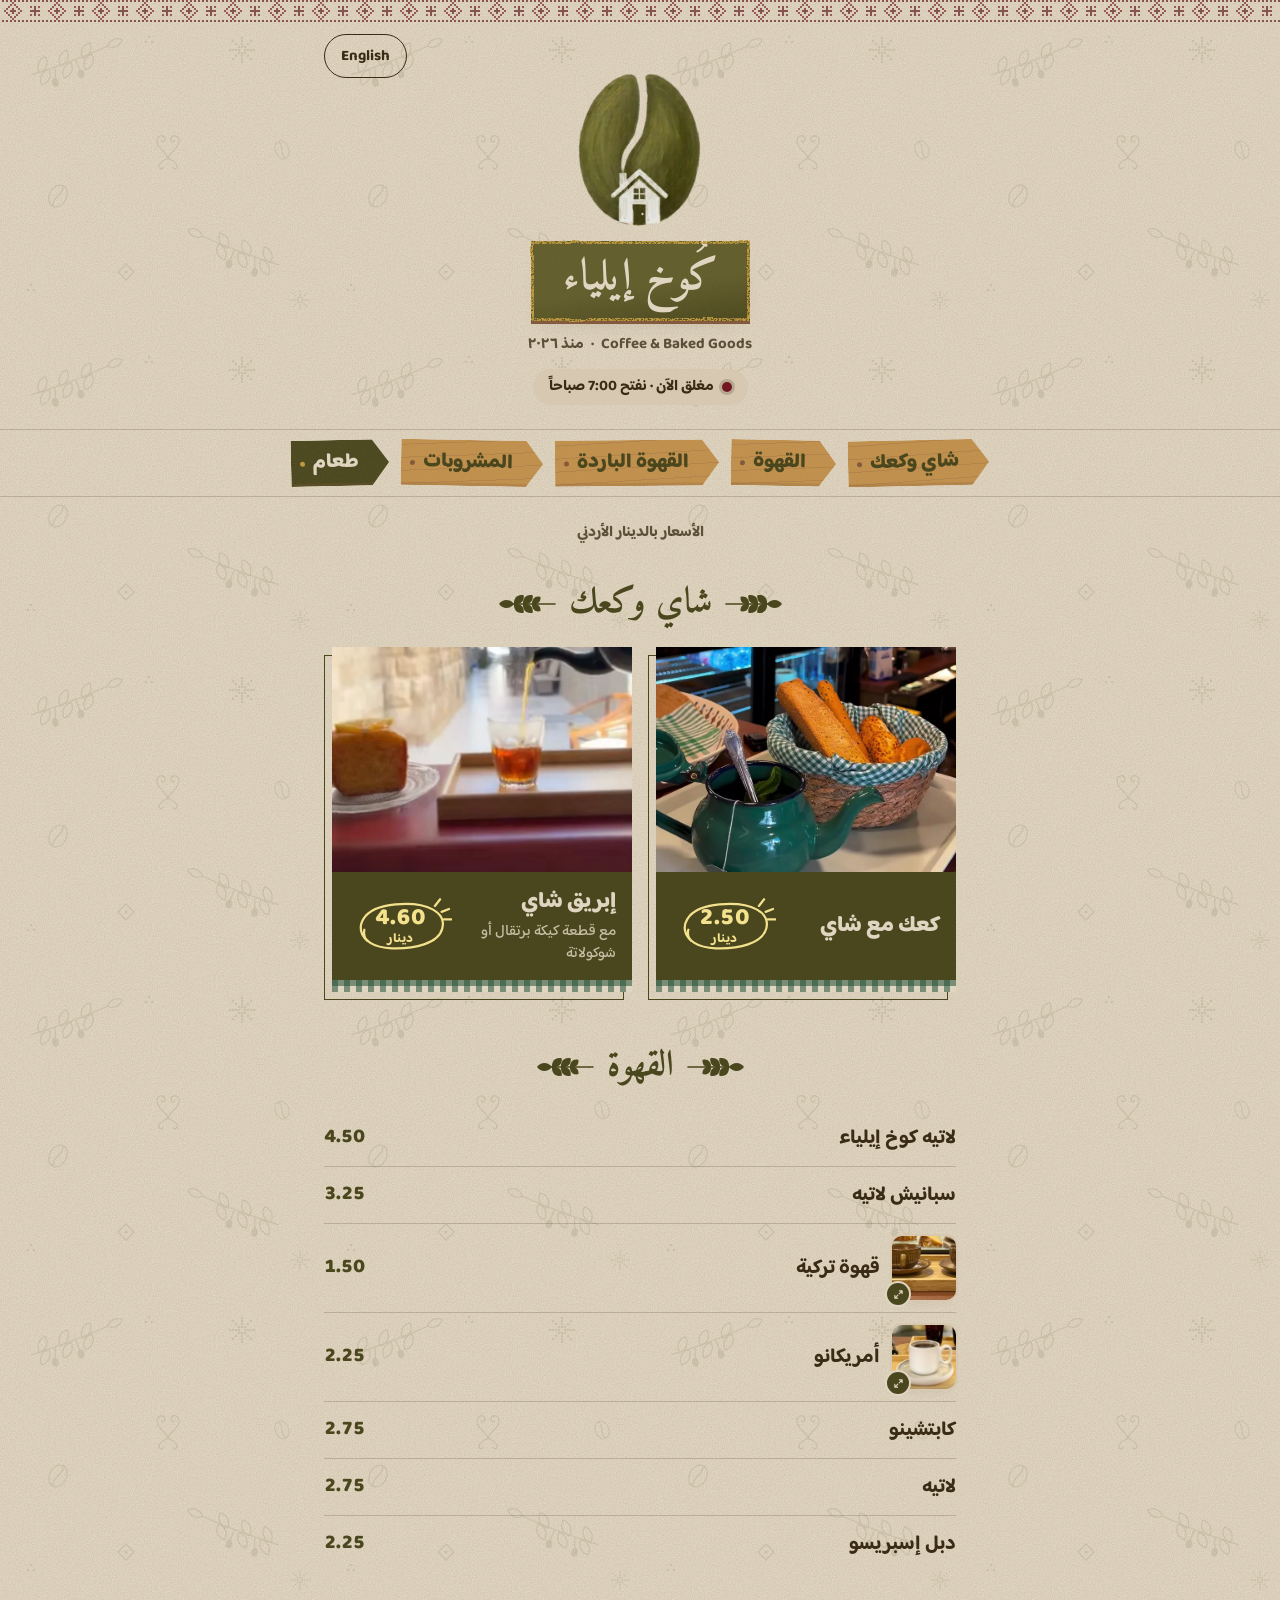
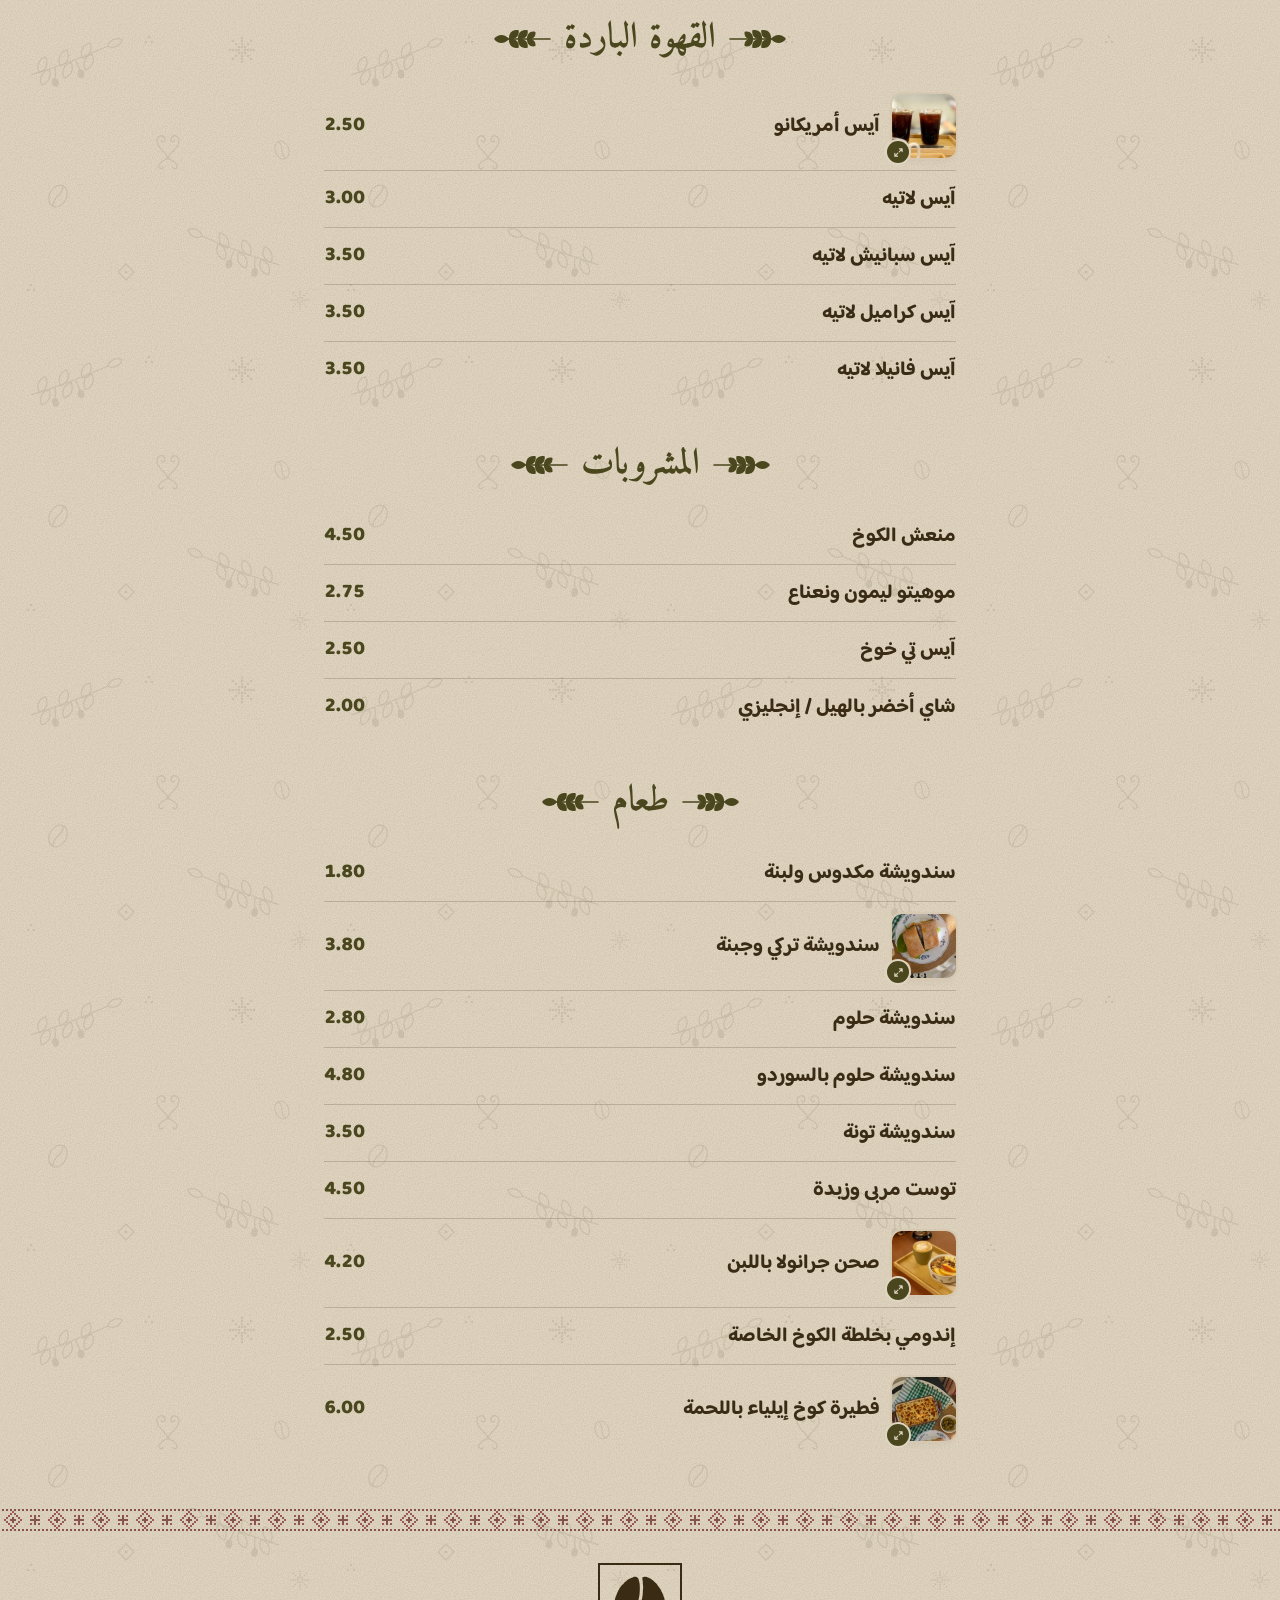
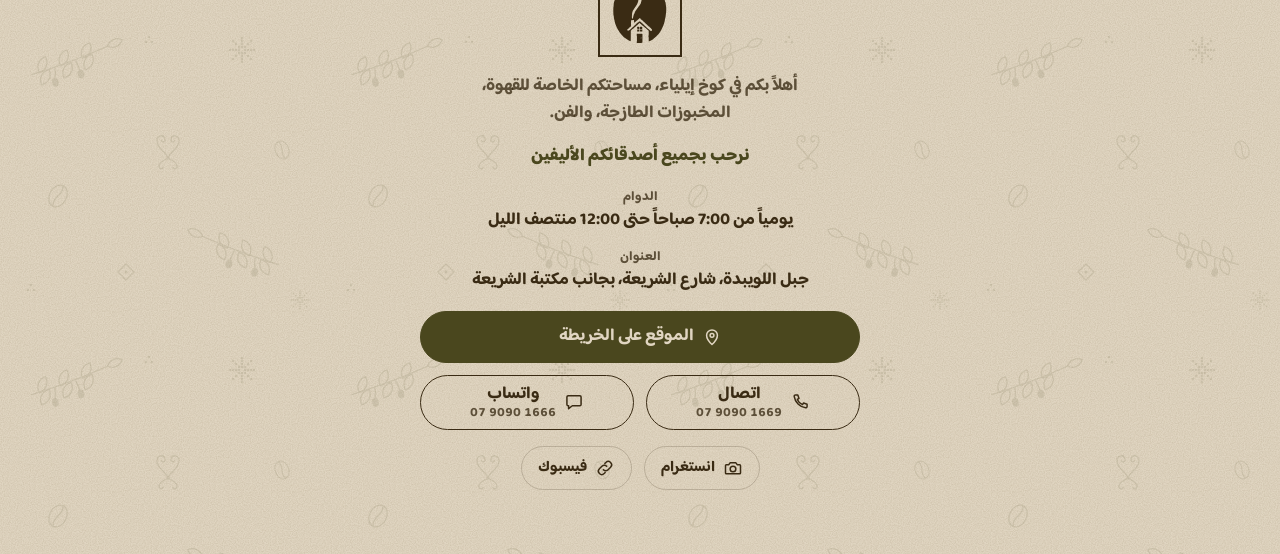
<file: index.html>
<!doctype html>
<html lang="ar" dir="rtl">
<head>
  <meta charset="utf-8">
  <meta name="viewport" content="width=device-width, initial-scale=1, viewport-fit=cover">
  <title>المنيو · كُوخ إيلياء</title>
  <meta name="description" content="منيو كوخ إيلياء: قهوة، قهوة باردة، مشروبات، طعام، وشاي وكعك. جبل اللويبدة، عمّان.">
  <meta name="theme-color" content="">
  <link rel="icon" type="image/png" href="assets/img/favicon.png">
  <link rel="stylesheet" href="css/tokens.css">
  <link rel="stylesheet" href="css/fonts.css">
  <link rel="stylesheet" href="css/menu.css">
</head>
<body>
  <!-- Inline sprite: symbols + filters. Inline (not an external file) so <use> works from file://. -->
  <svg class="sprite" aria-hidden="true" focusable="false" width="0" height="0">
    <defs>
      <!-- Olive sprig that flanks every section title (from their menu posts + leaf corners on the printed poster) -->
      <symbol id="sprig" viewBox="0 0 58 26">
        <path d="M14 13H56" fill="none" stroke="currentColor" stroke-width="1.6" stroke-linecap="round"/>
        <g fill="currentColor">
          <path transform="translate(15 13) rotate(180)" d="M0 0C4-5.2 11-5.6 15 0 11 5.6 4 5.2 0 0Z"/>
          <path transform="translate(15 13) rotate(-42)" d="M0 0C3.6-4.8 9.6-5.2 13 0 9.6 5.2 3.6 4.8 0 0Z"/>
          <path transform="translate(15 13) rotate(42)" d="M0 0C3.6-4.8 9.6-5.2 13 0 9.6 5.2 3.6 4.8 0 0Z"/>
          <path transform="translate(24 13) rotate(-42)" d="M0 0C3.6-4.8 9.6-5.2 13 0 9.6 5.2 3.6 4.8 0 0Z"/>
          <path transform="translate(24 13) rotate(42)" d="M0 0C3.6-4.8 9.6-5.2 13 0 9.6 5.2 3.6 4.8 0 0Z"/>
          <path transform="translate(33 13) rotate(-40) scale(.85)" d="M0 0C3.6-4.8 9.6-5.2 13 0 9.6 5.2 3.6 4.8 0 0Z"/>
          <path transform="translate(33 13) rotate(40) scale(.85)" d="M0 0C3.6-4.8 9.6-5.2 13 0 9.6 5.2 3.6 4.8 0 0Z"/>
        </g>
      </symbol>
      <!-- Hand-drawn price oval with three spark strokes (printed "إبريق شاي" poster) -->
      <symbol id="oval" viewBox="0 0 140 80">
        <path d="M26 60C7 43 18 15 64 11c44-4 68 11 63 32-5 21-38 28-68 27-24-1-41-10-37-25" fill="none" stroke="currentColor" stroke-width="3" stroke-linecap="round" stroke-linejoin="round"/>
        <path d="M117 13l7-9M126 21l10-4M129 31h10" fill="none" stroke="currentColor" stroke-width="3" stroke-linecap="round"/>
      </symbol>
      <!-- Their bean-and-hut mark, traced from the logo (as stamped on cups, flags and wraps) -->
      <symbol id="mark" viewBox="0 0 386 480">
        <path fill="currentColor" fill-rule="evenodd" d="M176.5 468.3C174.3 468.1 172.0 467.4 171.3 466.8C169.8 465.6 169.6 461.0 171.0 461.0C171.6 461.0 172.0 453.3 172.0 440.0C172.0 428.4 171.7 419.0 171.2 419.0C170.8 419.0 170.5 415.9 170.5 412.0L170.5 405.0L183.5 405.0C190.7 405.0 199.5 405.3 203.2 405.7L210.0 406.3L210.0 435.9C210.0 452.2 209.6 466.1 209.2 466.8C208.3 468.1 184.2 469.3 176.5 468.3ZM253.0 441.5C253.0 427.7 252.7 424.8 251.5 424.4C250.7 424.0 250.0 422.7 250.0 421.4C250.0 419.9 250.6 419.0 251.5 419.0C252.8 419.0 253.0 416.4 253.0 401.9L253.0 384.7L246.3 378.6C242.7 375.3 238.4 371.9 236.9 371.2C235.4 370.4 234.0 369.0 233.7 367.9C233.4 366.8 232.3 366.0 231.0 366.0C229.7 366.0 228.6 365.2 228.3 364.0C228.0 362.9 227.2 362.0 226.5 362.0C225.8 362.0 225.0 361.7 224.8 361.2C224.7 360.8 222.0 358.4 219.0 355.9C216.0 353.3 211.0 348.8 208.0 345.9C201.0 339.1 190.4 331.0 188.5 331.0C187.8 331.0 186.5 332.2 185.8 333.7C185.1 335.2 183.2 337.1 181.7 337.8C180.2 338.5 177.9 340.7 176.7 342.5C175.5 344.4 173.4 346.5 172.0 347.2C170.6 347.9 166.5 351.1 162.9 354.5C159.2 357.8 154.4 361.9 152.2 363.5C150.0 365.1 147.9 367.5 147.6 368.6C147.3 369.8 146.0 371.0 144.8 371.4C143.5 371.7 139.6 374.8 136.0 378.3L129.5 384.6L129.5 420.8C129.5 449.0 129.2 457.0 128.3 457.0C125.9 457.0 106.6 446.9 102.4 443.5C100.2 441.6 95.5 438.5 92.1 436.5C82.0 430.6 55.9 402.5 50.1 391.4C48.7 388.6 45.9 383.9 43.9 380.9C37.8 371.8 36.7 369.8 33.2 362.0C26.1 346.2 20.0 329.9 20.0 326.6C20.0 324.7 19.6 322.9 19.1 322.6C18.6 322.3 17.9 318.8 17.5 314.9C17.0 310.1 16.3 307.7 15.3 307.3C14.3 306.9 14.0 305.8 14.4 303.6C14.7 301.9 14.3 298.3 13.5 295.6C12.7 292.9 12.0 288.1 12.0 284.9C12.0 281.4 11.5 279.0 10.8 278.8C9.2 278.2 8.2 222.4 9.9 220.7C10.5 220.1 11.0 217.1 11.0 214.1C11.0 203.5 13.2 185.6 14.6 184.5C16.0 183.5 23.0 160.3 23.0 156.8C23.0 155.0 28.5 141.1 31.4 135.5C32.3 133.8 33.0 131.9 33.0 131.1C33.0 130.4 34.8 125.9 37.1 121.2C39.4 116.4 41.9 110.7 42.8 108.5C43.7 106.3 44.7 104.3 45.1 104.0C45.5 103.7 47.2 100.8 49.0 97.5C50.8 94.2 53.4 89.9 54.9 88.0C56.3 86.1 58.6 82.9 59.9 81.0C62.1 77.7 64.9 74.5 73.0 66.0C74.9 64.0 77.5 61.3 78.7 59.9C79.9 58.6 82.5 55.9 84.4 54.0C86.4 52.1 88.0 50.0 88.0 49.3C88.0 48.6 88.7 48.0 89.5 48.0C90.4 48.0 92.2 46.9 93.6 45.5C95.0 44.1 96.3 43.0 96.6 43.0C96.9 43.0 99.0 41.2 101.3 39.1C108.4 32.5 110.3 31.0 111.7 31.0C112.4 31.0 113.0 30.6 113.0 30.1C113.0 29.0 126.2 22.0 128.3 22.0C129.1 22.0 132.7 20.4 136.4 18.5C140.1 16.6 144.2 15.0 145.6 15.0C146.9 15.0 148.0 14.6 148.0 14.1C148.0 12.0 164.5 11.7 169.9 13.7C175.5 15.8 183.0 24.2 183.0 28.4C183.0 29.6 184.3 34.8 185.9 40.0C190.7 55.9 192.2 70.1 191.8 97.0C191.4 119.0 189.3 143.2 187.0 151.9C186.5 153.9 184.7 161.6 183.0 169.0C177.6 192.2 177.0 194.4 174.5 198.2C173.1 200.3 172.0 202.4 172.0 202.8C172.0 203.3 170.5 205.7 168.7 208.1C166.9 210.5 164.3 214.5 162.9 217.0C160.4 221.8 156.6 227.2 153.7 230.4C152.8 231.5 152.0 233.1 152.0 233.9C152.0 234.8 150.8 236.8 149.4 238.5C141.6 247.6 138.7 258.4 137.4 282.8C136.8 294.8 136.8 295.1 138.9 295.7C140.6 296.1 141.0 297.0 141.0 300.1C141.0 302.9 141.4 304.0 142.5 304.0C143.4 304.0 144.0 303.1 144.0 301.7C144.0 299.2 147.1 284.8 149.4 276.5C151.1 270.2 154.2 263.0 155.2 263.0C155.7 263.0 156.0 262.4 156.0 261.8C156.0 260.4 161.0 249.9 162.1 249.0C162.4 248.7 163.4 247.1 164.3 245.3C165.2 243.6 166.5 241.6 167.2 240.8C168.0 240.1 171.6 235.0 175.3 229.5C179.0 224.0 184.7 215.9 188.0 211.5C191.3 207.1 194.5 202.3 195.1 200.8C195.7 199.2 196.6 198.0 197.1 198.0C197.5 198.0 198.4 196.3 198.9 194.2C199.4 192.2 201.0 185.8 202.5 180.0C204.0 174.2 205.8 167.7 206.6 165.5C207.3 163.3 208.5 157.7 209.0 153.0C209.6 148.3 210.5 142.5 211.1 140.0C211.6 137.5 212.3 127.3 212.5 117.2C212.8 107.2 213.5 97.8 214.0 96.4C215.4 92.8 215.2 79.7 213.6 69.9C212.9 65.3 212.2 55.8 212.1 48.9C212.1 40.5 211.5 34.8 210.5 32.0C205.8 18.7 209.7 13.6 225.6 12.3C233.7 11.7 251.9 16.8 254.6 20.5C255.2 21.4 257.3 22.0 259.4 22.0C261.8 22.0 263.6 22.7 264.7 24.0C265.7 25.1 267.0 26.0 267.7 26.0C268.4 26.0 269.0 26.7 269.0 27.5C269.0 28.3 269.8 29.0 270.8 29.0C272.6 29.0 278.1 33.2 283.1 38.3C284.6 39.8 286.2 41.0 286.6 41.0C287.0 41.0 289.5 43.1 292.1 45.8C294.6 48.4 299.2 52.8 302.1 55.5C307.1 60.1 310.3 64.2 315.5 72.4C316.6 74.2 318.4 76.5 319.6 77.6C320.8 78.8 322.8 81.6 324.0 83.9C325.3 86.1 326.7 88.0 327.2 88.0C327.6 88.0 328.0 88.5 328.0 89.2C328.0 89.8 328.7 91.1 329.6 92.1C331.7 94.4 333.8 98.2 340.0 111.0C342.8 116.8 346.7 124.5 348.6 128.3C350.5 132.0 352.9 137.8 353.9 141.3C354.9 144.7 356.9 150.4 358.3 154.0C359.7 157.6 361.3 162.8 361.9 165.5C362.5 168.2 363.7 173.3 364.5 176.8C365.3 180.3 366.0 184.0 366.0 185.1C366.0 186.1 366.6 187.0 367.4 187.0C368.3 187.0 369.0 188.6 369.4 191.7C371.0 205.4 372.2 213.9 373.0 217.8C374.3 223.3 374.3 249.2 373.0 257.8C372.5 261.5 371.3 271.0 370.4 279.0C369.5 286.9 368.2 295.0 367.5 297.0C366.8 298.9 365.2 306.1 364.0 313.0C361.3 327.6 355.9 344.8 350.0 357.5C338.6 381.7 336.5 386.0 332.8 392.0C330.6 395.6 327.2 400.1 325.4 402.0C323.6 403.9 319.4 408.4 316.3 412.0C313.1 415.6 306.0 422.6 300.5 427.5C295.0 432.4 289.8 437.2 288.9 438.2C288.0 439.2 286.9 440.0 286.4 440.0C285.9 440.0 284.6 441.1 283.5 442.4C281.4 444.8 270.6 451.0 268.5 451.0C267.8 451.0 264.4 452.6 261.0 454.5C257.6 456.4 254.4 458.0 253.9 458.0C253.4 458.0 253.0 450.7 253.0 441.5ZM202.5 434.5C202.5 432.2 202.1 431.5 200.5 431.5C198.4 431.5 197.4 434.0 198.4 436.6C199.5 439.4 202.5 437.8 202.5 434.5ZM173.4 385.4C173.7 382.8 174.0 379.7 174.0 378.4C174.0 376.1 174.3 376.0 181.5 376.0L189.0 376.0L189.0 383.0L189.0 390.0L180.9 390.0L172.7 390.0L173.4 385.4ZM193.7 389.3C193.3 389.0 193.0 385.8 193.0 382.3L193.0 376.0L198.8 376.0C201.9 376.0 205.5 375.7 206.8 375.4C208.9 374.8 209.0 375.0 209.0 382.4L209.0 390.0L201.7 390.0C197.6 390.0 194.0 389.7 193.7 389.3ZM273.7 384.8C278.1 380.7 277.0 376.6 269.2 368.8C265.5 365.1 261.9 362.0 261.2 362.0C260.6 362.0 260.0 361.5 260.0 360.8C260.0 358.9 255.8 355.0 253.8 355.0C252.8 355.0 252.0 354.5 252.0 353.8C252.0 352.2 245.9 346.0 244.3 346.0C243.6 346.0 243.0 345.4 243.0 344.6C243.0 343.9 241.3 342.1 239.2 340.7C237.2 339.2 234.8 337.2 234.0 336.0C233.2 334.9 232.2 334.0 231.7 334.0C230.5 334.0 228.0 331.4 228.0 330.1C228.0 329.0 220.1 322.0 218.8 322.0C217.5 322.0 214.0 318.6 214.0 317.3C214.0 316.6 212.4 314.8 210.4 313.3C208.5 311.8 205.4 309.3 203.7 307.8C201.9 306.3 199.8 304.8 198.8 304.5C197.9 304.2 196.9 302.9 196.6 301.6C195.9 298.6 190.7 297.4 187.7 299.5C186.6 300.3 180.2 306.0 173.6 312.2C152.1 332.5 152.0 332.5 152.0 320.5C152.0 310.5 152.3 310.7 139.5 311.2L131.5 311.5L131.2 332.7L131.0 353.8L126.9 357.4C124.7 359.5 121.8 361.6 120.6 362.2C119.3 362.7 117.6 364.3 116.9 365.6C116.2 366.9 115.2 368.0 114.5 368.0C113.9 368.0 111.5 369.9 109.2 372.3C105.5 376.0 105.1 377.0 105.6 379.7C107.1 387.4 117.7 384.2 129.6 372.6C131.4 370.9 135.0 367.6 137.6 365.4C148.6 356.0 151.7 353.2 157.5 347.0C160.8 343.4 165.5 338.7 168.0 336.5C170.4 334.3 173.6 331.3 175.1 329.8C176.6 328.2 178.3 327.0 179.0 327.0C179.6 327.0 182.6 325.0 185.4 322.5C188.3 320.0 191.4 318.0 192.3 318.0C193.2 318.0 201.3 325.0 210.2 333.7C232.5 355.1 236.9 359.2 249.0 370.1C254.8 375.2 261.3 381.2 263.5 383.2C268.1 387.5 270.4 387.9 273.7 384.8ZM174.8 371.3C173.3 370.9 173.0 369.7 173.0 364.9C173.0 357.8 174.9 356.5 183.7 357.6L189.0 358.2L189.0 365.1L189.0 372.0L182.8 371.9C179.3 371.8 175.7 371.6 174.8 371.3ZM193.0 364.5C193.0 360.4 193.3 357.0 193.8 356.9C194.2 356.9 197.5 356.7 201.2 356.6C209.0 356.3 209.8 357.5 208.5 367.0L207.8 372.0L200.4 372.0L193.0 372.0L193.0 364.5Z"/>
      </symbol>
      <!-- Generic UI icons (no third-party logos) -->
      <symbol id="i-pin" viewBox="0 0 24 24"><path d="M12 21s-6.5-5.6-6.5-11a6.5 6.5 0 0 1 13 0c0 5.4-6.5 11-6.5 11z" fill="none" stroke="currentColor" stroke-width="1.8" stroke-linejoin="round"/><circle cx="12" cy="10" r="2.3" fill="none" stroke="currentColor" stroke-width="1.8"/></symbol>
      <symbol id="i-phone" viewBox="0 0 24 24"><path d="M6.6 3.5h2.8l1.4 4.2-2 1.3a11 11 0 0 0 6.2 6.2l1.3-2 4.2 1.4v2.8a1.6 1.6 0 0 1-1.7 1.6A16.5 16.5 0 0 1 5 5.2a1.6 1.6 0 0 1 1.6-1.7z" fill="none" stroke="currentColor" stroke-width="1.8" stroke-linejoin="round"/></symbol>
      <symbol id="i-chat" viewBox="0 0 24 24"><path d="M5 4.5h14a1.5 1.5 0 0 1 1.5 1.5v9a1.5 1.5 0 0 1-1.5 1.5H10l-4.5 3.5V16.5H5A1.5 1.5 0 0 1 3.5 15V6A1.5 1.5 0 0 1 5 4.5z" fill="none" stroke="currentColor" stroke-width="1.8" stroke-linejoin="round"/></symbol>
      <symbol id="i-camera" viewBox="0 0 24 24"><path d="M4 8h3l1.5-2.2h7L17 8h3a1 1 0 0 1 1 1v9a1 1 0 0 1-1 1H4a1 1 0 0 1-1-1V9a1 1 0 0 1 1-1z" fill="none" stroke="currentColor" stroke-width="1.8" stroke-linejoin="round"/><circle cx="12" cy="13.2" r="3.4" fill="none" stroke="currentColor" stroke-width="1.8"/></symbol>
      <symbol id="i-link" viewBox="0 0 24 24"><path d="M10 14a4 4 0 0 0 5.7 0l3-3a4 4 0 0 0-5.7-5.7l-1.2 1.2M14 10a4 4 0 0 0-5.7 0l-3 3a4 4 0 0 0 5.7 5.7l1.2-1.2" fill="none" stroke="currentColor" stroke-width="1.8" stroke-linecap="round"/></symbol>
      <symbol id="i-close" viewBox="0 0 24 24"><path d="M6 6l12 12M18 6L6 18" fill="none" stroke="currentColor" stroke-width="2.2" stroke-linecap="round"/></symbol>
      <symbol id="i-expand" viewBox="0 0 24 24"><path d="M14 4h6v6M10 20H4v-6M20 4l-6.5 6.5M4 20l6.5-6.5" fill="none" stroke="currentColor" stroke-width="2.4" stroke-linecap="round" stroke-linejoin="round"/></symbol>
      <!-- Chipped, hand-painted gold edge of their sign plate -->
      <filter id="chipped" x="-5%" y="-15%" width="110%" height="130%">
        <feTurbulence type="fractalNoise" baseFrequency="0.6" numOctaves="2" seed="11" result="n"/>
        <feColorMatrix in="n" type="matrix" values="0 0 0 0 0  0 0 0 0 0  0 0 0 0 0  4.2 0 0 0 -1.35" result="holes"/>
        <feComposite in="SourceGraphic" in2="holes" operator="in" result="chips"/>
        <feTurbulence type="fractalNoise" baseFrequency="0.035" numOctaves="2" seed="4" result="w"/>
        <feDisplacementMap in="chips" in2="w" scale="2.5" xChannelSelector="R" yChannelSelector="G"/>
      </filter>
    </defs>
  </svg>

  <a class="skip" href="#menu" data-t="ui.skip"></a>

  <header class="masthead">
    <div class="band" aria-hidden="true"></div>
    <div class="wrap masthead__inner">
      <button type="button" class="lang" id="lang-toggle"></button>
      <img class="masthead__mark" src="assets/img/logo-mark.webp" width="324" height="403" alt="" decoding="async">
      <div class="plate"><h1 class="plate__name" data-t="brand.name">كُوخ إيلياء</h1></div>
      <p class="masthead__tag"><span lang="en" dir="ltr">Coffee &amp; Baked Goods</span><span aria-hidden="true">·</span><span data-t="brand.since"></span></p>
      <p class="status" id="status" role="status" hidden><span class="status__dot" aria-hidden="true"></span><span class="status__text"></span></p>
    </div>
  </header>

  <nav class="signposts" id="signposts">
    <ul class="signposts__list" id="signposts-list"></ul>
  </nav>

  <main id="menu" tabindex="-1">
    <div class="wrap">
      <p class="price-note" data-t="ui.priceNote"></p>
      <div id="sections"></div>
    </div>
  </main>

  <footer class="foot">
    <div class="band" aria-hidden="true"></div>
    <div class="wrap foot__inner">
      <div class="stamp" aria-hidden="true"><svg viewBox="0 0 386 480"><use href="#mark"/></svg></div>
      <p class="foot__welcome" data-t="brand.welcome"></p>
      <p class="foot__pets" data-t="brand.pets"></p>
      <dl class="foot__info">
        <div><dt data-t="ui.hoursLabel"></dt><dd data-t="contact.hours"></dd></div>
        <div><dt data-t="ui.addressLabel"></dt><dd data-t="contact.address"></dd></div>
      </dl>
      <div class="foot__actions">
        <a class="btn btn--primary" id="a-map" target="_blank" rel="noopener"><svg aria-hidden="true"><use href="#i-pin"/></svg><span data-t="ui.map"></span></a>
        <a class="btn btn--two" id="a-call"><svg aria-hidden="true"><use href="#i-phone"/></svg><span class="btn__text"><span data-t="ui.call"></span><span class="btn__num" dir="ltr" id="n-call"></span></span></a>
        <a class="btn btn--two" id="a-wa" target="_blank" rel="noopener"><svg aria-hidden="true"><use href="#i-chat"/></svg><span class="btn__text"><span data-t="ui.whatsapp"></span><span class="btn__num" dir="ltr" id="n-wa"></span></span></a>
      </div>
      <div class="foot__social">
        <a class="btn btn--quiet" id="a-ig" target="_blank" rel="noopener"><svg aria-hidden="true"><use href="#i-camera"/></svg><span data-t="ui.instagram"></span></a>
        <a class="btn btn--quiet" id="a-fb" target="_blank" rel="noopener"><svg aria-hidden="true"><use href="#i-link"/></svg><span data-t="ui.facebook"></span></a>
      </div>
    </div>
  </footer>

  <!-- Tap-to-view dish photo (native <dialog>: Esc, focus trap and backdrop for free) -->
  <dialog class="dish" id="dish" aria-labelledby="dish-name">
    <div class="dish__figure">
      <img class="dish__img" id="dish-img" alt="" width="1200" height="900" decoding="async">
      <button type="button" class="dish__close" id="dish-close"><svg aria-hidden="true"><use href="#i-close"/></svg></button>
    </div>
    <div class="dish__body">
      <p class="dish__name" id="dish-name"></p>
      <p class="dish__price"><svg class="oval" viewBox="0 0 140 80" aria-hidden="true"><use href="#oval"/></svg><span class="dish__num" id="dish-num" dir="ltr"></span><span class="dish__cur" data-t="ui.currency"></span></p>
    </div>
    <div class="gingham" aria-hidden="true"></div>
  </dialog>

  <noscript><p class="noscript">لعرض المنيو فعّل JavaScript · Please enable JavaScript to view the menu</p></noscript>

  <script src="js/menu-data.js"></script>
  <script src="js/hours.js"></script>
  <script src="js/menu.js"></script>
</body>
</html>
</file>
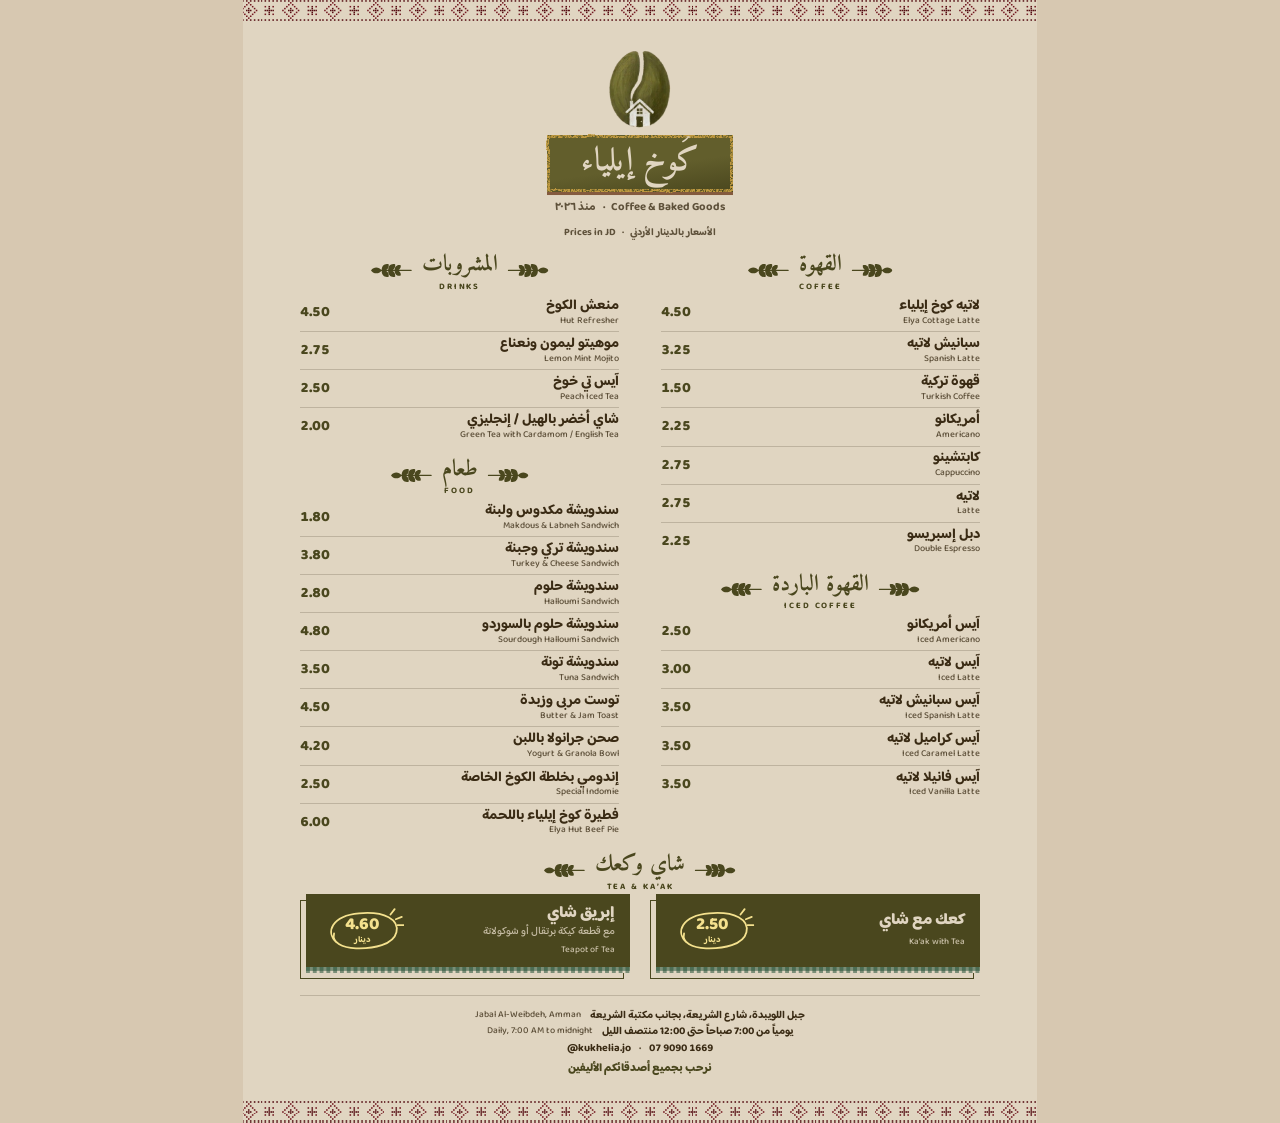
<file: print/print.html>
<!doctype html>
<html lang="ar" dir="rtl">
<head>
  <meta charset="utf-8">
  <title>المنيو المطبوع · كُوخ إيلياء</title>
  <!-- One-page printed menu (A4, single-sided). Content comes from ../js/menu-data.js,
       so it never drifts from the digital menu. Three proposals: #1 #2 #3 in the URL.
       Render to PNG/PDF with: python tools/render_print.py -->
  <link rel="stylesheet" href="../css/tokens.css">
  <link rel="stylesheet" href="../css/fonts.css">
  <link rel="stylesheet" href="print.css">
</head>
<body>
  <svg class="sprite" aria-hidden="true" focusable="false" width="0" height="0">
    <defs>
      <!-- Olive sprig that flanks every section title (from their menu posts + leaf corners on the printed poster) -->
      <symbol id="sprig" viewBox="0 0 58 26">
        <path d="M14 13H56" fill="none" stroke="currentColor" stroke-width="1.6" stroke-linecap="round"/>
        <g fill="currentColor">
          <path transform="translate(15 13) rotate(180)" d="M0 0C4-5.2 11-5.6 15 0 11 5.6 4 5.2 0 0Z"/>
          <path transform="translate(15 13) rotate(-42)" d="M0 0C3.6-4.8 9.6-5.2 13 0 9.6 5.2 3.6 4.8 0 0Z"/>
          <path transform="translate(15 13) rotate(42)" d="M0 0C3.6-4.8 9.6-5.2 13 0 9.6 5.2 3.6 4.8 0 0Z"/>
          <path transform="translate(24 13) rotate(-42)" d="M0 0C3.6-4.8 9.6-5.2 13 0 9.6 5.2 3.6 4.8 0 0Z"/>
          <path transform="translate(24 13) rotate(42)" d="M0 0C3.6-4.8 9.6-5.2 13 0 9.6 5.2 3.6 4.8 0 0Z"/>
          <path transform="translate(33 13) rotate(-40) scale(.85)" d="M0 0C3.6-4.8 9.6-5.2 13 0 9.6 5.2 3.6 4.8 0 0Z"/>
          <path transform="translate(33 13) rotate(40) scale(.85)" d="M0 0C3.6-4.8 9.6-5.2 13 0 9.6 5.2 3.6 4.8 0 0Z"/>
        </g>
      </symbol>
      <!-- Hand-drawn price oval with three spark strokes (printed "إبريق شاي" poster) -->
      <symbol id="oval" viewBox="0 0 140 80">
        <path d="M26 60C7 43 18 15 64 11c44-4 68 11 63 32-5 21-38 28-68 27-24-1-41-10-37-25" fill="none" stroke="currentColor" stroke-width="3" stroke-linecap="round" stroke-linejoin="round"/>
        <path d="M117 13l7-9M126 21l10-4M129 31h10" fill="none" stroke="currentColor" stroke-width="3" stroke-linecap="round"/>
      </symbol>
      <!-- Their bean-and-hut mark, traced from the logo (as stamped on cups, flags and wraps) -->
      <symbol id="mark" viewBox="0 0 386 480">
        <path fill="currentColor" fill-rule="evenodd" d="M176.5 468.3C174.3 468.1 172.0 467.4 171.3 466.8C169.8 465.6 169.6 461.0 171.0 461.0C171.6 461.0 172.0 453.3 172.0 440.0C172.0 428.4 171.7 419.0 171.2 419.0C170.8 419.0 170.5 415.9 170.5 412.0L170.5 405.0L183.5 405.0C190.7 405.0 199.5 405.3 203.2 405.7L210.0 406.3L210.0 435.9C210.0 452.2 209.6 466.1 209.2 466.8C208.3 468.1 184.2 469.3 176.5 468.3ZM253.0 441.5C253.0 427.7 252.7 424.8 251.5 424.4C250.7 424.0 250.0 422.7 250.0 421.4C250.0 419.9 250.6 419.0 251.5 419.0C252.8 419.0 253.0 416.4 253.0 401.9L253.0 384.7L246.3 378.6C242.7 375.3 238.4 371.9 236.9 371.2C235.4 370.4 234.0 369.0 233.7 367.9C233.4 366.8 232.3 366.0 231.0 366.0C229.7 366.0 228.6 365.2 228.3 364.0C228.0 362.9 227.2 362.0 226.5 362.0C225.8 362.0 225.0 361.7 224.8 361.2C224.7 360.8 222.0 358.4 219.0 355.9C216.0 353.3 211.0 348.8 208.0 345.9C201.0 339.1 190.4 331.0 188.5 331.0C187.8 331.0 186.5 332.2 185.8 333.7C185.1 335.2 183.2 337.1 181.7 337.8C180.2 338.5 177.9 340.7 176.7 342.5C175.5 344.4 173.4 346.5 172.0 347.2C170.6 347.9 166.5 351.1 162.9 354.5C159.2 357.8 154.4 361.9 152.2 363.5C150.0 365.1 147.9 367.5 147.6 368.6C147.3 369.8 146.0 371.0 144.8 371.4C143.5 371.7 139.6 374.8 136.0 378.3L129.5 384.6L129.5 420.8C129.5 449.0 129.2 457.0 128.3 457.0C125.9 457.0 106.6 446.9 102.4 443.5C100.2 441.6 95.5 438.5 92.1 436.5C82.0 430.6 55.9 402.5 50.1 391.4C48.7 388.6 45.9 383.9 43.9 380.9C37.8 371.8 36.7 369.8 33.2 362.0C26.1 346.2 20.0 329.9 20.0 326.6C20.0 324.7 19.6 322.9 19.1 322.6C18.6 322.3 17.9 318.8 17.5 314.9C17.0 310.1 16.3 307.7 15.3 307.3C14.3 306.9 14.0 305.8 14.4 303.6C14.7 301.9 14.3 298.3 13.5 295.6C12.7 292.9 12.0 288.1 12.0 284.9C12.0 281.4 11.5 279.0 10.8 278.8C9.2 278.2 8.2 222.4 9.9 220.7C10.5 220.1 11.0 217.1 11.0 214.1C11.0 203.5 13.2 185.6 14.6 184.5C16.0 183.5 23.0 160.3 23.0 156.8C23.0 155.0 28.5 141.1 31.4 135.5C32.3 133.8 33.0 131.9 33.0 131.1C33.0 130.4 34.8 125.9 37.1 121.2C39.4 116.4 41.9 110.7 42.8 108.5C43.7 106.3 44.7 104.3 45.1 104.0C45.5 103.7 47.2 100.8 49.0 97.5C50.8 94.2 53.4 89.9 54.9 88.0C56.3 86.1 58.6 82.9 59.9 81.0C62.1 77.7 64.9 74.5 73.0 66.0C74.9 64.0 77.5 61.3 78.7 59.9C79.9 58.6 82.5 55.9 84.4 54.0C86.4 52.1 88.0 50.0 88.0 49.3C88.0 48.6 88.7 48.0 89.5 48.0C90.4 48.0 92.2 46.9 93.6 45.5C95.0 44.1 96.3 43.0 96.6 43.0C96.9 43.0 99.0 41.2 101.3 39.1C108.4 32.5 110.3 31.0 111.7 31.0C112.4 31.0 113.0 30.6 113.0 30.1C113.0 29.0 126.2 22.0 128.3 22.0C129.1 22.0 132.7 20.4 136.4 18.5C140.1 16.6 144.2 15.0 145.6 15.0C146.9 15.0 148.0 14.6 148.0 14.1C148.0 12.0 164.5 11.7 169.9 13.7C175.5 15.8 183.0 24.2 183.0 28.4C183.0 29.6 184.3 34.8 185.9 40.0C190.7 55.9 192.2 70.1 191.8 97.0C191.4 119.0 189.3 143.2 187.0 151.9C186.5 153.9 184.7 161.6 183.0 169.0C177.6 192.2 177.0 194.4 174.5 198.2C173.1 200.3 172.0 202.4 172.0 202.8C172.0 203.3 170.5 205.7 168.7 208.1C166.9 210.5 164.3 214.5 162.9 217.0C160.4 221.8 156.6 227.2 153.7 230.4C152.8 231.5 152.0 233.1 152.0 233.9C152.0 234.8 150.8 236.8 149.4 238.5C141.6 247.6 138.7 258.4 137.4 282.8C136.8 294.8 136.8 295.1 138.9 295.7C140.6 296.1 141.0 297.0 141.0 300.1C141.0 302.9 141.4 304.0 142.5 304.0C143.4 304.0 144.0 303.1 144.0 301.7C144.0 299.2 147.1 284.8 149.4 276.5C151.1 270.2 154.2 263.0 155.2 263.0C155.7 263.0 156.0 262.4 156.0 261.8C156.0 260.4 161.0 249.9 162.1 249.0C162.4 248.7 163.4 247.1 164.3 245.3C165.2 243.6 166.5 241.6 167.2 240.8C168.0 240.1 171.6 235.0 175.3 229.5C179.0 224.0 184.7 215.9 188.0 211.5C191.3 207.1 194.5 202.3 195.1 200.8C195.7 199.2 196.6 198.0 197.1 198.0C197.5 198.0 198.4 196.3 198.9 194.2C199.4 192.2 201.0 185.8 202.5 180.0C204.0 174.2 205.8 167.7 206.6 165.5C207.3 163.3 208.5 157.7 209.0 153.0C209.6 148.3 210.5 142.5 211.1 140.0C211.6 137.5 212.3 127.3 212.5 117.2C212.8 107.2 213.5 97.8 214.0 96.4C215.4 92.8 215.2 79.7 213.6 69.9C212.9 65.3 212.2 55.8 212.1 48.9C212.1 40.5 211.5 34.8 210.5 32.0C205.8 18.7 209.7 13.6 225.6 12.3C233.7 11.7 251.9 16.8 254.6 20.5C255.2 21.4 257.3 22.0 259.4 22.0C261.8 22.0 263.6 22.7 264.7 24.0C265.7 25.1 267.0 26.0 267.7 26.0C268.4 26.0 269.0 26.7 269.0 27.5C269.0 28.3 269.8 29.0 270.8 29.0C272.6 29.0 278.1 33.2 283.1 38.3C284.6 39.8 286.2 41.0 286.6 41.0C287.0 41.0 289.5 43.1 292.1 45.8C294.6 48.4 299.2 52.8 302.1 55.5C307.1 60.1 310.3 64.2 315.5 72.4C316.6 74.2 318.4 76.5 319.6 77.6C320.8 78.8 322.8 81.6 324.0 83.9C325.3 86.1 326.7 88.0 327.2 88.0C327.6 88.0 328.0 88.5 328.0 89.2C328.0 89.8 328.7 91.1 329.6 92.1C331.7 94.4 333.8 98.2 340.0 111.0C342.8 116.8 346.7 124.5 348.6 128.3C350.5 132.0 352.9 137.8 353.9 141.3C354.9 144.7 356.9 150.4 358.3 154.0C359.7 157.6 361.3 162.8 361.9 165.5C362.5 168.2 363.7 173.3 364.5 176.8C365.3 180.3 366.0 184.0 366.0 185.1C366.0 186.1 366.6 187.0 367.4 187.0C368.3 187.0 369.0 188.6 369.4 191.7C371.0 205.4 372.2 213.9 373.0 217.8C374.3 223.3 374.3 249.2 373.0 257.8C372.5 261.5 371.3 271.0 370.4 279.0C369.5 286.9 368.2 295.0 367.5 297.0C366.8 298.9 365.2 306.1 364.0 313.0C361.3 327.6 355.9 344.8 350.0 357.5C338.6 381.7 336.5 386.0 332.8 392.0C330.6 395.6 327.2 400.1 325.4 402.0C323.6 403.9 319.4 408.4 316.3 412.0C313.1 415.6 306.0 422.6 300.5 427.5C295.0 432.4 289.8 437.2 288.9 438.2C288.0 439.2 286.9 440.0 286.4 440.0C285.9 440.0 284.6 441.1 283.5 442.4C281.4 444.8 270.6 451.0 268.5 451.0C267.8 451.0 264.4 452.6 261.0 454.5C257.6 456.4 254.4 458.0 253.9 458.0C253.4 458.0 253.0 450.7 253.0 441.5ZM202.5 434.5C202.5 432.2 202.1 431.5 200.5 431.5C198.4 431.5 197.4 434.0 198.4 436.6C199.5 439.4 202.5 437.8 202.5 434.5ZM173.4 385.4C173.7 382.8 174.0 379.7 174.0 378.4C174.0 376.1 174.3 376.0 181.5 376.0L189.0 376.0L189.0 383.0L189.0 390.0L180.9 390.0L172.7 390.0L173.4 385.4ZM193.7 389.3C193.3 389.0 193.0 385.8 193.0 382.3L193.0 376.0L198.8 376.0C201.9 376.0 205.5 375.7 206.8 375.4C208.9 374.8 209.0 375.0 209.0 382.4L209.0 390.0L201.7 390.0C197.6 390.0 194.0 389.7 193.7 389.3ZM273.7 384.8C278.1 380.7 277.0 376.6 269.2 368.8C265.5 365.1 261.9 362.0 261.2 362.0C260.6 362.0 260.0 361.5 260.0 360.8C260.0 358.9 255.8 355.0 253.8 355.0C252.8 355.0 252.0 354.5 252.0 353.8C252.0 352.2 245.9 346.0 244.3 346.0C243.6 346.0 243.0 345.4 243.0 344.6C243.0 343.9 241.3 342.1 239.2 340.7C237.2 339.2 234.8 337.2 234.0 336.0C233.2 334.9 232.2 334.0 231.7 334.0C230.5 334.0 228.0 331.4 228.0 330.1C228.0 329.0 220.1 322.0 218.8 322.0C217.5 322.0 214.0 318.6 214.0 317.3C214.0 316.6 212.4 314.8 210.4 313.3C208.5 311.8 205.4 309.3 203.7 307.8C201.9 306.3 199.8 304.8 198.8 304.5C197.9 304.2 196.9 302.9 196.6 301.6C195.9 298.6 190.7 297.4 187.7 299.5C186.6 300.3 180.2 306.0 173.6 312.2C152.1 332.5 152.0 332.5 152.0 320.5C152.0 310.5 152.3 310.7 139.5 311.2L131.5 311.5L131.2 332.7L131.0 353.8L126.9 357.4C124.7 359.5 121.8 361.6 120.6 362.2C119.3 362.7 117.6 364.3 116.9 365.6C116.2 366.9 115.2 368.0 114.5 368.0C113.9 368.0 111.5 369.9 109.2 372.3C105.5 376.0 105.1 377.0 105.6 379.7C107.1 387.4 117.7 384.2 129.6 372.6C131.4 370.9 135.0 367.6 137.6 365.4C148.6 356.0 151.7 353.2 157.5 347.0C160.8 343.4 165.5 338.7 168.0 336.5C170.4 334.3 173.6 331.3 175.1 329.8C176.6 328.2 178.3 327.0 179.0 327.0C179.6 327.0 182.6 325.0 185.4 322.5C188.3 320.0 191.4 318.0 192.3 318.0C193.2 318.0 201.3 325.0 210.2 333.7C232.5 355.1 236.9 359.2 249.0 370.1C254.8 375.2 261.3 381.2 263.5 383.2C268.1 387.5 270.4 387.9 273.7 384.8ZM174.8 371.3C173.3 370.9 173.0 369.7 173.0 364.9C173.0 357.8 174.9 356.5 183.7 357.6L189.0 358.2L189.0 365.1L189.0 372.0L182.8 371.9C179.3 371.8 175.7 371.6 174.8 371.3ZM193.0 364.5C193.0 360.4 193.3 357.0 193.8 356.9C194.2 356.9 197.5 356.7 201.2 356.6C209.0 356.3 209.8 357.5 208.5 367.0L207.8 372.0L200.4 372.0L193.0 372.0L193.0 364.5Z"/>
      </symbol>
      <!-- Generic UI icons (no third-party logos) -->
      <symbol id="i-pin" viewBox="0 0 24 24"><path d="M12 21s-6.5-5.6-6.5-11a6.5 6.5 0 0 1 13 0c0 5.4-6.5 11-6.5 11z" fill="none" stroke="currentColor" stroke-width="1.8" stroke-linejoin="round"/><circle cx="12" cy="10" r="2.3" fill="none" stroke="currentColor" stroke-width="1.8"/></symbol>
      <symbol id="i-phone" viewBox="0 0 24 24"><path d="M6.6 3.5h2.8l1.4 4.2-2 1.3a11 11 0 0 0 6.2 6.2l1.3-2 4.2 1.4v2.8a1.6 1.6 0 0 1-1.7 1.6A16.5 16.5 0 0 1 5 5.2a1.6 1.6 0 0 1 1.6-1.7z" fill="none" stroke="currentColor" stroke-width="1.8" stroke-linejoin="round"/></symbol>
      <symbol id="i-chat" viewBox="0 0 24 24"><path d="M5 4.5h14a1.5 1.5 0 0 1 1.5 1.5v9a1.5 1.5 0 0 1-1.5 1.5H10l-4.5 3.5V16.5H5A1.5 1.5 0 0 1 3.5 15V6A1.5 1.5 0 0 1 5 4.5z" fill="none" stroke="currentColor" stroke-width="1.8" stroke-linejoin="round"/></symbol>
      <symbol id="i-camera" viewBox="0 0 24 24"><path d="M4 8h3l1.5-2.2h7L17 8h3a1 1 0 0 1 1 1v9a1 1 0 0 1-1 1H4a1 1 0 0 1-1-1V9a1 1 0 0 1 1-1z" fill="none" stroke="currentColor" stroke-width="1.8" stroke-linejoin="round"/><circle cx="12" cy="13.2" r="3.4" fill="none" stroke="currentColor" stroke-width="1.8"/></symbol>
      <symbol id="i-link" viewBox="0 0 24 24"><path d="M10 14a4 4 0 0 0 5.7 0l3-3a4 4 0 0 0-5.7-5.7l-1.2 1.2M14 10a4 4 0 0 0-5.7 0l-3 3a4 4 0 0 0 5.7 5.7l1.2-1.2" fill="none" stroke="currentColor" stroke-width="1.8" stroke-linecap="round"/></symbol>
      <symbol id="i-close" viewBox="0 0 24 24"><path d="M6 6l12 12M18 6L6 18" fill="none" stroke="currentColor" stroke-width="2.2" stroke-linecap="round"/></symbol>
      <symbol id="i-expand" viewBox="0 0 24 24"><path d="M14 4h6v6M10 20H4v-6M20 4l-6.5 6.5M4 20l6.5-6.5" fill="none" stroke="currentColor" stroke-width="2.4" stroke-linecap="round" stroke-linejoin="round"/></symbol>
      <!-- Chipped, hand-painted gold edge of their sign plate -->
      <filter id="chipped" x="-5%" y="-15%" width="110%" height="130%">
        <feTurbulence type="fractalNoise" baseFrequency="0.6" numOctaves="2" seed="11" result="n"/>
        <feColorMatrix in="n" type="matrix" values="0 0 0 0 0  0 0 0 0 0  0 0 0 0 0  4.2 0 0 0 -1.35" result="holes"/>
        <feComposite in="SourceGraphic" in2="holes" operator="in" result="chips"/>
        <feTurbulence type="fractalNoise" baseFrequency="0.035" numOctaves="2" seed="4" result="w"/>
        <feDisplacementMap in="chips" in2="w" scale="2.5" xChannelSelector="R" yChannelSelector="G"/>
      </filter>
    </defs>
  </svg>

  <article class="sheet" id="sheet">
    <div class="band" aria-hidden="true"></div>
    <div class="frame" aria-hidden="true"><i></i><i></i><i></i><i></i></div>

    <header class="ph">
      <div class="ph__logo"><img src="img/logo-mark.png" alt="" width="386" height="480"></div>
      <div class="ph__plate"><h1>كُوخ إيلياء</h1></div>
      <p class="ph__tag"><span dir="ltr">Coffee &amp; Baked Goods</span><span>·</span><span>منذ ٢٠٢٦</span></p>
    </header>

    <p class="note"><span>الأسعار بالدينار الأردني</span><span>·</span><span dir="ltr">Prices in JD</span></p>

    <main class="cols">
      <div class="col" id="col-a"></div>
      <div class="col" id="col-b"></div>
    </main>

    <section class="combos" id="combos"></section>

    <footer class="pf" id="pf"></footer>
    <div class="band band--bottom" aria-hidden="true"></div>
  </article>

  <script src="../js/menu-data.js"></script>
  <script src="print.js"></script>
</body>
</html>
</file>
<file: css/tokens.css>
/* =========================================================================
   Elya Hut (كوخ إيلياء) — design tokens
   Single source of truth for every colour, texture, font, size and radius.
   Re-branding = edit this file only. No hex values anywhere else.
   Every colour below was sampled from the client's own material (see BRIEF.md §Sources).
   ========================================================================= */
:root {
  /* --- brand colours ------------------------------------------------------ */
  --olive:        #625e2c;  /* logo coffee bean (mid of 3 painted tones), aprons, painted signs */
  --olive-deep:   #4a471e;  /* solid panels on the "كعك مع شاي" post; bean shadow */
  --ink:          #3a2b14;  /* dark brown used for every heading + price on their menu posts */
  --paper:        #e0d5c1;  /* textured paper behind the logo */
  --paper-deep:   #d7c8b1;  /* darker tone of the same logo paper */
  --tatreez:      #721820;  /* framed cross-stitch embroidery (video 5) */
  --tatreez-deep: #560e13;  /* darker stitches of the same embroidery */
  --butter:       #f4e18e;  /* printed "إبريق شاي" A-frame poster at the gate */
  --gold:         #bf993f;  /* chipped gold edge of the "كُوخ إيلياء" sign plate */
  --wood:         #c4924e;  /* hand-painted arrow signposts at the gate */
  --wood-deep:    #845a3e;  /* stained gate posts */
  --gingham:      #265238;  /* green check napkins under the pie, ka'ak basket */

  /* --- derived (same hues, alpha only) ----------------------------------- */
  --rule:         rgba(58, 43, 20, .20);   /* ink @ 20% — hairlines between items */
  --ink-soft:     rgba(58, 43, 20, .78);   /* ink @ 78% — secondary text: 5.3:1 on paper, 4.8:1 on paper-deep */
  --shadow:       rgba(58, 43, 20, .18);
  --wood-grain:   rgba(132, 90, 62, .22);  /* wood-deep @ 22% */
  --gingham-half: rgba(38, 82, 56, .55);   /* gingham @ 55% — overlaps to full colour */
  --paper-on-dark: rgba(224, 213, 193, .82);
  --backdrop:     rgba(58, 43, 20, .62);   /* ink @ 62% behind the photo popup */
  --rule-light:   rgba(224, 213, 193, .24); /* paper @ 24% — hairlines on olive grounds (print menu) */

  /* --- textures (colours live here too, so nothing leaks into other files) */
  --tex-tatreez: url("data:image/svg+xml,%3Csvg xmlns='http://www.w3.org/2000/svg' width='44' height='22'%3E%3Crect x='0.2' y='0.2' width='1.6' height='1.6' fill='%23560e13'/%3E%3Crect x='0.2' y='20.2' width='1.6' height='1.6' fill='%23560e13'/%3E%3Crect x='2.2' y='10.2' width='1.6' height='1.6' fill='%23721820'/%3E%3Crect x='4.2' y='0.2' width='1.6' height='1.6' fill='%23560e13'/%3E%3Crect x='4.2' y='8.2' width='1.6' height='1.6' fill='%23721820'/%3E%3Crect x='4.2' y='12.2' width='1.6' height='1.6' fill='%23721820'/%3E%3Crect x='4.2' y='20.2' width='1.6' height='1.6' fill='%23560e13'/%3E%3Crect x='6.2' y='6.2' width='1.6' height='1.6' fill='%23721820'/%3E%3Crect x='6.2' y='14.2' width='1.6' height='1.6' fill='%23721820'/%3E%3Crect x='8.2' y='0.2' width='1.6' height='1.6' fill='%23560e13'/%3E%3Crect x='8.2' y='4.2' width='1.6' height='1.6' fill='%23721820'/%3E%3Crect x='8.2' y='10.2' width='1.6' height='1.6' fill='%23560e13'/%3E%3Crect x='8.2' y='16.2' width='1.6' height='1.6' fill='%23721820'/%3E%3Crect x='8.2' y='20.2' width='1.6' height='1.6' fill='%23560e13'/%3E%3Crect x='10.2' y='2.2' width='1.6' height='1.6' fill='%23721820'/%3E%3Crect x='10.2' y='8.2' width='1.6' height='1.6' fill='%23560e13'/%3E%3Crect x='10.2' y='10.2' width='1.6' height='1.6' fill='%23560e13'/%3E%3Crect x='10.2' y='12.2' width='1.6' height='1.6' fill='%23560e13'/%3E%3Crect x='10.2' y='18.2' width='1.6' height='1.6' fill='%23721820'/%3E%3Crect x='12.2' y='0.2' width='1.6' height='1.6' fill='%23560e13'/%3E%3Crect x='12.2' y='4.2' width='1.6' height='1.6' fill='%23721820'/%3E%3Crect x='12.2' y='10.2' width='1.6' height='1.6' fill='%23560e13'/%3E%3Crect x='12.2' y='16.2' width='1.6' height='1.6' fill='%23721820'/%3E%3Crect x='12.2' y='20.2' width='1.6' height='1.6' fill='%23560e13'/%3E%3Crect x='14.2' y='6.2' width='1.6' height='1.6' fill='%23721820'/%3E%3Crect x='14.2' y='14.2' width='1.6' height='1.6' fill='%23721820'/%3E%3Crect x='16.2' y='0.2' width='1.6' height='1.6' fill='%23560e13'/%3E%3Crect x='16.2' y='8.2' width='1.6' height='1.6' fill='%23721820'/%3E%3Crect x='16.2' y='12.2' width='1.6' height='1.6' fill='%23721820'/%3E%3Crect x='16.2' y='20.2' width='1.6' height='1.6' fill='%23560e13'/%3E%3Crect x='18.2' y='10.2' width='1.6' height='1.6' fill='%23721820'/%3E%3Crect x='20.2' y='0.2' width='1.6' height='1.6' fill='%23560e13'/%3E%3Crect x='20.2' y='20.2' width='1.6' height='1.6' fill='%23560e13'/%3E%3Crect x='24.2' y='0.2' width='1.6' height='1.6' fill='%23560e13'/%3E%3Crect x='24.2' y='20.2' width='1.6' height='1.6' fill='%23560e13'/%3E%3Crect x='28.2' y='0.2' width='1.6' height='1.6' fill='%23560e13'/%3E%3Crect x='28.2' y='6.2' width='1.6' height='1.6' fill='%23721820'/%3E%3Crect x='28.2' y='10.2' width='1.6' height='1.6' fill='%23560e13'/%3E%3Crect x='28.2' y='14.2' width='1.6' height='1.6' fill='%23721820'/%3E%3Crect x='28.2' y='20.2' width='1.6' height='1.6' fill='%23560e13'/%3E%3Crect x='30.2' y='10.2' width='1.6' height='1.6' fill='%23560e13'/%3E%3Crect x='32.2' y='0.2' width='1.6' height='1.6' fill='%23560e13'/%3E%3Crect x='32.2' y='6.2' width='1.6' height='1.6' fill='%23560e13'/%3E%3Crect x='32.2' y='8.2' width='1.6' height='1.6' fill='%23560e13'/%3E%3Crect x='32.2' y='10.2' width='1.6' height='1.6' fill='%23560e13'/%3E%3Crect x='32.2' y='12.2' width='1.6' height='1.6' fill='%23560e13'/%3E%3Crect x='32.2' y='14.2' width='1.6' height='1.6' fill='%23560e13'/%3E%3Crect x='32.2' y='20.2' width='1.6' height='1.6' fill='%23560e13'/%3E%3Crect x='34.2' y='10.2' width='1.6' height='1.6' fill='%23560e13'/%3E%3Crect x='36.2' y='0.2' width='1.6' height='1.6' fill='%23560e13'/%3E%3Crect x='36.2' y='6.2' width='1.6' height='1.6' fill='%23721820'/%3E%3Crect x='36.2' y='10.2' width='1.6' height='1.6' fill='%23560e13'/%3E%3Crect x='36.2' y='14.2' width='1.6' height='1.6' fill='%23721820'/%3E%3Crect x='36.2' y='20.2' width='1.6' height='1.6' fill='%23560e13'/%3E%3Crect x='40.2' y='0.2' width='1.6' height='1.6' fill='%23560e13'/%3E%3Crect x='40.2' y='20.2' width='1.6' height='1.6' fill='%23560e13'/%3E%3C/svg%3E");
  /* faint heritage motifs: olive sprig with fruit, tatreez star, coffee bean (logo),
     Shami wrought-iron scroll (railings at the gate), tatreez diamond. Drawn in --olive-deep. */
  --tex-motifs: url("data:image/svg+xml,%3Csvg xmlns='http://www.w3.org/2000/svg' width='320' height='320'%3E%3Cg opacity='0.12'%3E%3Cg transform='translate%2872 62%29 rotate%28-12%29 scale%281 1%29' fill='none' stroke='%234a471e' stroke-width='1.3' stroke-linecap='round' stroke-linejoin='round'%3E%3Cpath d='M-42 4C-20 2 10-2 38-8'/%3E%3Cpath transform='translate%28-34 3.6%29 rotate%28-58%29' d='M0 0C4.8-5.6 12.2-5.6 17 0C12.2 5.6 4.8 5.6 0 0Z'/%3E%3Cpath transform='translate%28-24 2.6%29 rotate%28128%29' d='M0 0C4.8-5.6 12.2-5.6 17 0C12.2 5.6 4.8 5.6 0 0Z'/%3E%3Cpath transform='translate%28-12 1.3%29 rotate%28-56%29' d='M0 0C4.8-5.6 12.2-5.6 17 0C12.2 5.6 4.8 5.6 0 0Z'/%3E%3Cpath transform='translate%28-1 0.2%29 rotate%28126%29' d='M0 0C4.8-5.6 12.2-5.6 17 0C12.2 5.6 4.8 5.6 0 0Z'/%3E%3Cpath transform='translate%2811 -1.6%29 rotate%28-52%29' d='M0 0C4.8-5.6 12.2-5.6 17 0C12.2 5.6 4.8 5.6 0 0Z'/%3E%3Cpath transform='translate%2821 -3.6%29 rotate%28124%29' d='M0 0C4.8-5.6 12.2-5.6 17 0C12.2 5.6 4.8 5.6 0 0Z'/%3E%3Cpath transform='translate%2838 -8%29 rotate%28-12%29' d='M0 0C4.5-5.0 11.5-5.0 16 0C11.5 5.0 4.5 5.0 0 0Z'/%3E%3Cpath d='M-18 2.2C-18 7-19 10-20 12.5M4 -.4C5 4 5.5 7 6 9.5'/%3E%3Cellipse cx='-20.5' cy='16.5' rx='3.3' ry='4.4' fill='%234a471e' stroke='none'/%3E%3Cellipse cx='6.3' cy='13.6' rx='3.3' ry='4.4' fill='%234a471e' stroke='none'/%3E%3C/g%3E%3Cg fill='%234a471e'%3E%3Crect x='228.85' y='48.85' width='2.30' height='2.30'/%3E%3Crect x='231.85' y='39.85' width='2.30' height='2.30'/%3E%3Crect x='231.85' y='48.85' width='2.30' height='2.30'/%3E%3Crect x='231.85' y='57.85' width='2.30' height='2.30'/%3E%3Crect x='234.85' y='42.85' width='2.30' height='2.30'/%3E%3Crect x='234.85' y='48.85' width='2.30' height='2.30'/%3E%3Crect x='234.85' y='54.85' width='2.30' height='2.30'/%3E%3Crect x='237.85' y='45.85' width='2.30' height='2.30'/%3E%3Crect x='237.85' y='48.85' width='2.30' height='2.30'/%3E%3Crect x='237.85' y='51.85' width='2.30' height='2.30'/%3E%3Crect x='240.85' y='36.85' width='2.30' height='2.30'/%3E%3Crect x='240.85' y='39.85' width='2.30' height='2.30'/%3E%3Crect x='240.85' y='42.85' width='2.30' height='2.30'/%3E%3Crect x='240.85' y='45.85' width='2.30' height='2.30'/%3E%3Crect x='240.85' y='51.85' width='2.30' height='2.30'/%3E%3Crect x='240.85' y='54.85' width='2.30' height='2.30'/%3E%3Crect x='240.85' y='57.85' width='2.30' height='2.30'/%3E%3Crect x='240.85' y='60.85' width='2.30' height='2.30'/%3E%3Crect x='243.85' y='45.85' width='2.30' height='2.30'/%3E%3Crect x='243.85' y='48.85' width='2.30' height='2.30'/%3E%3Crect x='243.85' y='51.85' width='2.30' height='2.30'/%3E%3Crect x='246.85' y='42.85' width='2.30' height='2.30'/%3E%3Crect x='246.85' y='48.85' width='2.30' height='2.30'/%3E%3Crect x='246.85' y='54.85' width='2.30' height='2.30'/%3E%3Crect x='249.85' y='39.85' width='2.30' height='2.30'/%3E%3Crect x='249.85' y='48.85' width='2.30' height='2.30'/%3E%3Crect x='249.85' y='57.85' width='2.30' height='2.30'/%3E%3Crect x='252.85' y='48.85' width='2.30' height='2.30'/%3E%3C/g%3E%3Cg transform='translate%28168 146%29 scale%281%29' fill='none' stroke='%234a471e' stroke-width='1.3' stroke-linecap='round'%3E%3Cpath d='M0 12C2 5 11 3 11-5c0-6-7-7-8-2-.7 3 3 4 3.6 1.3'/%3E%3Cpath transform='scale%28-1 1%29' d='M0 12C2 5 11 3 11-5c0-6-7-7-8-2-.7 3 3 4 3.6 1.3'/%3E%3Cpath d='M0 12c3 2 8 3.5 9 7.5.8 3.2-3.2 4.3-4.2 1.8'/%3E%3Cpath transform='scale%28-1 1%29' d='M0 12c3 2 8 3.5 9 7.5.8 3.2-3.2 4.3-4.2 1.8'/%3E%3Ccircle cy='12' r='1.6' fill='%234a471e' stroke='none'/%3E%3C/g%3E%3Cg transform='translate%2858 196%29 rotate%2828%29 scale%281%29' fill='none' stroke='%234a471e' stroke-width='1.3' stroke-linecap='round'%3E%3Cellipse rx='8.5' ry='11.5'/%3E%3Cpath d='M0-10.5C4.5-4-4.5 3 0 10.5'/%3E%3C/g%3E%3Cg transform='translate%28238 252%29 rotate%2812%29 scale%28-1 1%29' fill='none' stroke='%234a471e' stroke-width='1.3' stroke-linecap='round' stroke-linejoin='round'%3E%3Cpath d='M-42 4C-20 2 10-2 38-8'/%3E%3Cpath transform='translate%28-34 3.6%29 rotate%28-58%29' d='M0 0C4.8-5.6 12.2-5.6 17 0C12.2 5.6 4.8 5.6 0 0Z'/%3E%3Cpath transform='translate%28-24 2.6%29 rotate%28128%29' d='M0 0C4.8-5.6 12.2-5.6 17 0C12.2 5.6 4.8 5.6 0 0Z'/%3E%3Cpath transform='translate%28-12 1.3%29 rotate%28-56%29' d='M0 0C4.8-5.6 12.2-5.6 17 0C12.2 5.6 4.8 5.6 0 0Z'/%3E%3Cpath transform='translate%28-1 0.2%29 rotate%28126%29' d='M0 0C4.8-5.6 12.2-5.6 17 0C12.2 5.6 4.8 5.6 0 0Z'/%3E%3Cpath transform='translate%2811 -1.6%29 rotate%28-52%29' d='M0 0C4.8-5.6 12.2-5.6 17 0C12.2 5.6 4.8 5.6 0 0Z'/%3E%3Cpath transform='translate%2821 -3.6%29 rotate%28124%29' d='M0 0C4.8-5.6 12.2-5.6 17 0C12.2 5.6 4.8 5.6 0 0Z'/%3E%3Cpath transform='translate%2838 -8%29 rotate%28-12%29' d='M0 0C4.5-5.0 11.5-5.0 16 0C11.5 5.0 4.5 5.0 0 0Z'/%3E%3Cpath d='M-18 2.2C-18 7-19 10-20 12.5M4 -.4C5 4 5.5 7 6 9.5'/%3E%3Cellipse cx='-20.5' cy='16.5' rx='3.3' ry='4.4' fill='%234a471e' stroke='none'/%3E%3Cellipse cx='6.3' cy='13.6' rx='3.3' ry='4.4' fill='%234a471e' stroke='none'/%3E%3C/g%3E%3Cg transform='translate%28126 272%29' fill='none' stroke='%234a471e' stroke-width='1.3'%3E%3Cpath d='M0-8L8 0 0 8-8 0Z'/%3E%3Ccircle r='1.6' fill='%234a471e' stroke='none'/%3E%3C/g%3E%3Cg transform='translate%28282 150%29 rotate%28-22%29 scale%280.8%29' fill='none' stroke='%234a471e' stroke-width='1.3' stroke-linecap='round'%3E%3Cellipse rx='8.5' ry='11.5'/%3E%3Cpath d='M0-10.5C4.5-4-4.5 3 0 10.5'/%3E%3C/g%3E%3Cg fill='%234a471e'%3E%3Ccircle cx='146' cy='42' r='1.3'/%3E%3Ccircle cx='152' cy='42' r='1.3'/%3E%3Ccircle cx='149' cy='37' r='1.3'/%3E%3C/g%3E%3Cg fill='%234a471e'%3E%3Ccircle cx='28' cy='290' r='1.3'/%3E%3Ccircle cx='34' cy='290' r='1.3'/%3E%3Ccircle cx='31' cy='285' r='1.3'/%3E%3C/g%3E%3Cg fill='%234a471e'%3E%3Crect x='290.45' y='299.25' width='1.50' height='1.50'/%3E%3Crect x='292.65' y='292.65' width='1.50' height='1.50'/%3E%3Crect x='292.65' y='299.25' width='1.50' height='1.50'/%3E%3Crect x='292.65' y='305.85' width='1.50' height='1.50'/%3E%3Crect x='294.85' y='294.85' width='1.50' height='1.50'/%3E%3Crect x='294.85' y='299.25' width='1.50' height='1.50'/%3E%3Crect x='294.85' y='303.65' width='1.50' height='1.50'/%3E%3Crect x='297.05' y='297.05' width='1.50' height='1.50'/%3E%3Crect x='297.05' y='299.25' width='1.50' height='1.50'/%3E%3Crect x='297.05' y='301.45' width='1.50' height='1.50'/%3E%3Crect x='299.25' y='290.45' width='1.50' height='1.50'/%3E%3Crect x='299.25' y='292.65' width='1.50' height='1.50'/%3E%3Crect x='299.25' y='294.85' width='1.50' height='1.50'/%3E%3Crect x='299.25' y='297.05' width='1.50' height='1.50'/%3E%3Crect x='299.25' y='301.45' width='1.50' height='1.50'/%3E%3Crect x='299.25' y='303.65' width='1.50' height='1.50'/%3E%3Crect x='299.25' y='305.85' width='1.50' height='1.50'/%3E%3Crect x='299.25' y='308.05' width='1.50' height='1.50'/%3E%3Crect x='301.45' y='297.05' width='1.50' height='1.50'/%3E%3Crect x='301.45' y='299.25' width='1.50' height='1.50'/%3E%3Crect x='301.45' y='301.45' width='1.50' height='1.50'/%3E%3Crect x='303.65' y='294.85' width='1.50' height='1.50'/%3E%3Crect x='303.65' y='299.25' width='1.50' height='1.50'/%3E%3Crect x='303.65' y='303.65' width='1.50' height='1.50'/%3E%3Crect x='305.85' y='292.65' width='1.50' height='1.50'/%3E%3Crect x='305.85' y='299.25' width='1.50' height='1.50'/%3E%3Crect x='305.85' y='305.85' width='1.50' height='1.50'/%3E%3Crect x='308.05' y='299.25' width='1.50' height='1.50'/%3E%3C/g%3E%3C/g%3E%3C/svg%3E");
  --tex-tatreez-light: url("data:image/svg+xml,%3Csvg xmlns='http://www.w3.org/2000/svg' width='44' height='22'%3E%3Crect x='0.2' y='0.2' width='1.6' height='1.6' fill='%23bf993f'/%3E%3Crect x='0.2' y='20.2' width='1.6' height='1.6' fill='%23bf993f'/%3E%3Crect x='2.2' y='10.2' width='1.6' height='1.6' fill='%23e0d5c1'/%3E%3Crect x='4.2' y='0.2' width='1.6' height='1.6' fill='%23bf993f'/%3E%3Crect x='4.2' y='8.2' width='1.6' height='1.6' fill='%23e0d5c1'/%3E%3Crect x='4.2' y='12.2' width='1.6' height='1.6' fill='%23e0d5c1'/%3E%3Crect x='4.2' y='20.2' width='1.6' height='1.6' fill='%23bf993f'/%3E%3Crect x='6.2' y='6.2' width='1.6' height='1.6' fill='%23e0d5c1'/%3E%3Crect x='6.2' y='14.2' width='1.6' height='1.6' fill='%23e0d5c1'/%3E%3Crect x='8.2' y='0.2' width='1.6' height='1.6' fill='%23bf993f'/%3E%3Crect x='8.2' y='4.2' width='1.6' height='1.6' fill='%23e0d5c1'/%3E%3Crect x='8.2' y='10.2' width='1.6' height='1.6' fill='%23bf993f'/%3E%3Crect x='8.2' y='16.2' width='1.6' height='1.6' fill='%23e0d5c1'/%3E%3Crect x='8.2' y='20.2' width='1.6' height='1.6' fill='%23bf993f'/%3E%3Crect x='10.2' y='2.2' width='1.6' height='1.6' fill='%23e0d5c1'/%3E%3Crect x='10.2' y='8.2' width='1.6' height='1.6' fill='%23bf993f'/%3E%3Crect x='10.2' y='10.2' width='1.6' height='1.6' fill='%23bf993f'/%3E%3Crect x='10.2' y='12.2' width='1.6' height='1.6' fill='%23bf993f'/%3E%3Crect x='10.2' y='18.2' width='1.6' height='1.6' fill='%23e0d5c1'/%3E%3Crect x='12.2' y='0.2' width='1.6' height='1.6' fill='%23bf993f'/%3E%3Crect x='12.2' y='4.2' width='1.6' height='1.6' fill='%23e0d5c1'/%3E%3Crect x='12.2' y='10.2' width='1.6' height='1.6' fill='%23bf993f'/%3E%3Crect x='12.2' y='16.2' width='1.6' height='1.6' fill='%23e0d5c1'/%3E%3Crect x='12.2' y='20.2' width='1.6' height='1.6' fill='%23bf993f'/%3E%3Crect x='14.2' y='6.2' width='1.6' height='1.6' fill='%23e0d5c1'/%3E%3Crect x='14.2' y='14.2' width='1.6' height='1.6' fill='%23e0d5c1'/%3E%3Crect x='16.2' y='0.2' width='1.6' height='1.6' fill='%23bf993f'/%3E%3Crect x='16.2' y='8.2' width='1.6' height='1.6' fill='%23e0d5c1'/%3E%3Crect x='16.2' y='12.2' width='1.6' height='1.6' fill='%23e0d5c1'/%3E%3Crect x='16.2' y='20.2' width='1.6' height='1.6' fill='%23bf993f'/%3E%3Crect x='18.2' y='10.2' width='1.6' height='1.6' fill='%23e0d5c1'/%3E%3Crect x='20.2' y='0.2' width='1.6' height='1.6' fill='%23bf993f'/%3E%3Crect x='20.2' y='20.2' width='1.6' height='1.6' fill='%23bf993f'/%3E%3Crect x='24.2' y='0.2' width='1.6' height='1.6' fill='%23bf993f'/%3E%3Crect x='24.2' y='20.2' width='1.6' height='1.6' fill='%23bf993f'/%3E%3Crect x='28.2' y='0.2' width='1.6' height='1.6' fill='%23bf993f'/%3E%3Crect x='28.2' y='6.2' width='1.6' height='1.6' fill='%23e0d5c1'/%3E%3Crect x='28.2' y='10.2' width='1.6' height='1.6' fill='%23bf993f'/%3E%3Crect x='28.2' y='14.2' width='1.6' height='1.6' fill='%23e0d5c1'/%3E%3Crect x='28.2' y='20.2' width='1.6' height='1.6' fill='%23bf993f'/%3E%3Crect x='30.2' y='10.2' width='1.6' height='1.6' fill='%23bf993f'/%3E%3Crect x='32.2' y='0.2' width='1.6' height='1.6' fill='%23bf993f'/%3E%3Crect x='32.2' y='6.2' width='1.6' height='1.6' fill='%23bf993f'/%3E%3Crect x='32.2' y='8.2' width='1.6' height='1.6' fill='%23bf993f'/%3E%3Crect x='32.2' y='10.2' width='1.6' height='1.6' fill='%23bf993f'/%3E%3Crect x='32.2' y='12.2' width='1.6' height='1.6' fill='%23bf993f'/%3E%3Crect x='32.2' y='14.2' width='1.6' height='1.6' fill='%23bf993f'/%3E%3Crect x='32.2' y='20.2' width='1.6' height='1.6' fill='%23bf993f'/%3E%3Crect x='34.2' y='10.2' width='1.6' height='1.6' fill='%23bf993f'/%3E%3Crect x='36.2' y='0.2' width='1.6' height='1.6' fill='%23bf993f'/%3E%3Crect x='36.2' y='6.2' width='1.6' height='1.6' fill='%23e0d5c1'/%3E%3Crect x='36.2' y='10.2' width='1.6' height='1.6' fill='%23bf993f'/%3E%3Crect x='36.2' y='14.2' width='1.6' height='1.6' fill='%23e0d5c1'/%3E%3Crect x='36.2' y='20.2' width='1.6' height='1.6' fill='%23bf993f'/%3E%3Crect x='40.2' y='0.2' width='1.6' height='1.6' fill='%23bf993f'/%3E%3Crect x='40.2' y='20.2' width='1.6' height='1.6' fill='%23bf993f'/%3E%3C/svg%3E");  /* same stitch pattern in paper + gold, for olive grounds (print menu) */
  --tex-grain: url("data:image/svg+xml,%3Csvg xmlns='http://www.w3.org/2000/svg' width='180' height='180'%3E%3Cfilter id='g'%3E%3CfeTurbulence type='fractalNoise' baseFrequency='.85' numOctaves='2' stitchTiles='stitch'/%3E%3CfeColorMatrix values='0 0 0 0 .23 0 0 0 0 .17 0 0 0 0 .08 0 0 0 .3 -.09'/%3E%3C/filter%3E%3Crect width='180' height='180' filter='url%28%23g%29'/%3E%3C/svg%3E");

  /* --- type ------------------------------------------------------------- */
  --font-body:  "Baloo Bhaijaan 2", system-ui, -apple-system, "Segoe UI", Tahoma, sans-serif;
  --font-callig: "Amiri", "Baloo Bhaijaan 2", Georgia, serif;

  --fs-xs:   .8125rem;  /* 13 */
  --fs-sm:   .9375rem;  /* 15 */
  --fs-md:   1.0625rem; /* 17 */
  --fs-item: 1.1875rem; /* 19 — item names + prices (large-text threshold when bold) */
  --fs-lg:   1.375rem;  /* 22 */
  --fs-xl:   2rem;      /* 32 — section titles */
  --fs-plate: 2.375rem; /* 38 — name on the sign plate */

  /* --- space / size ----------------------------------------------------- */
  --sp-1: 4px;  --sp-2: 8px;  --sp-3: 12px; --sp-4: 16px;
  --sp-5: 24px; --sp-6: 32px; --sp-7: 48px; --sp-8: 64px;
  --gutter: 16px;
  --page-max: 620px;
  --tap: 44px;
  --nav-h: 64px;
  --thumb: 56px;
  --band-h: 22px;

  --r-sm: 6px; --r-md: 10px; --r-lg: 14px; --r-pill: 999px;
}

/* ::backdrop does not inherit from :root in older browsers, so give it its own copy */
::backdrop { --backdrop: rgba(58, 43, 20, .62); }

@media (min-width: 700px) {
  :root {
    --gutter: 24px;
    --page-max: 680px;
    --fs-item: 1.25rem;
    --fs-xl: 2.25rem;
    --fs-plate: 2.75rem;
    --thumb: 64px;
  }
}
</file>
<file: css/fonts.css>
/* Self-hosted fonts (works from file:// and offline). Files: assets/fonts/
   Baloo Bhaijaan 2 — the rounded face on the café's own printed counter menus.
   Amiri            — free stand-in for the hand-painted naskh on their sign plate
                      and the fully-vowelled "إِبْرِيقُ شَايٍ" poster. */

@font-face { font-family: "Baloo Bhaijaan 2"; font-style: normal; font-weight: 500; font-display: swap;
  src: url("../assets/fonts/baloo-bhaijaan-2-arabic-500-normal.woff2") format("woff2");
  unicode-range: U+0600-06FF, U+0750-077F, U+0870-088E, U+0890-0891, U+0897-08E1, U+08E3-08FF, U+200C-200E, U+2010-2011, U+204F, U+2E41, U+FB50-FDFF, U+FE70-FE74, U+FE76-FEFC; }
@font-face { font-family: "Baloo Bhaijaan 2"; font-style: normal; font-weight: 500; font-display: swap;
  src: url("../assets/fonts/baloo-bhaijaan-2-latin-500-normal.woff2") format("woff2");
  unicode-range: U+0000-00FF, U+0131, U+0152-0153, U+02BB-02BC, U+02C6, U+02DA, U+02DC, U+0304, U+0308, U+0329, U+2000-206F, U+20AC, U+2122, U+2191, U+2193, U+2212, U+2215, U+FEFF, U+FFFD; }

@font-face { font-family: "Baloo Bhaijaan 2"; font-style: normal; font-weight: 700; font-display: swap;
  src: url("../assets/fonts/baloo-bhaijaan-2-arabic-700-normal.woff2") format("woff2");
  unicode-range: U+0600-06FF, U+0750-077F, U+0870-088E, U+0890-0891, U+0897-08E1, U+08E3-08FF, U+200C-200E, U+2010-2011, U+204F, U+2E41, U+FB50-FDFF, U+FE70-FE74, U+FE76-FEFC; }
@font-face { font-family: "Baloo Bhaijaan 2"; font-style: normal; font-weight: 700; font-display: swap;
  src: url("../assets/fonts/baloo-bhaijaan-2-latin-700-normal.woff2") format("woff2");
  unicode-range: U+0000-00FF, U+0131, U+0152-0153, U+02BB-02BC, U+02C6, U+02DA, U+02DC, U+0304, U+0308, U+0329, U+2000-206F, U+20AC, U+2122, U+2191, U+2193, U+2212, U+2215, U+FEFF, U+FFFD; }

@font-face { font-family: "Baloo Bhaijaan 2"; font-style: normal; font-weight: 800; font-display: swap;
  src: url("../assets/fonts/baloo-bhaijaan-2-arabic-800-normal.woff2") format("woff2");
  unicode-range: U+0600-06FF, U+0750-077F, U+0870-088E, U+0890-0891, U+0897-08E1, U+08E3-08FF, U+200C-200E, U+2010-2011, U+204F, U+2E41, U+FB50-FDFF, U+FE70-FE74, U+FE76-FEFC; }
@font-face { font-family: "Baloo Bhaijaan 2"; font-style: normal; font-weight: 800; font-display: swap;
  src: url("../assets/fonts/baloo-bhaijaan-2-latin-800-normal.woff2") format("woff2");
  unicode-range: U+0000-00FF, U+0131, U+0152-0153, U+02BB-02BC, U+02C6, U+02DA, U+02DC, U+0304, U+0308, U+0329, U+2000-206F, U+20AC, U+2122, U+2191, U+2193, U+2212, U+2215, U+FEFF, U+FFFD; }

@font-face { font-family: "Amiri"; font-style: normal; font-weight: 700; font-display: swap;
  src: url("../assets/fonts/amiri-arabic-700-normal.woff2") format("woff2");
  unicode-range: U+0600-06FF, U+0750-077F, U+0870-088E, U+0890-0891, U+0897-08E1, U+08E3-08FF, U+200C-200E, U+2010-2011, U+204F, U+2E41, U+FB50-FDFF, U+FE70-FE74, U+FE76-FEFC; }
@font-face { font-family: "Amiri"; font-style: normal; font-weight: 700; font-display: swap;
  src: url("../assets/fonts/amiri-latin-700-normal.woff2") format("woff2");
  unicode-range: U+0000-00FF, U+0131, U+0152-0153, U+02BB-02BC, U+02C6, U+02DA, U+02DC, U+0304, U+0308, U+0329, U+2000-206F, U+20AC, U+2122, U+2191, U+2193, U+2212, U+2215, U+FEFF, U+FFFD; }
</file>
<file: css/menu.css>
/* =========================================================================
   Elya Hut — menu page
   Colours, fonts, sizes: css/tokens.css only (no hex here).
   Logical properties throughout; the one deliberate physical exception is the
   signpost arrow shape, which points right like their real signs at the gate.
   ========================================================================= */

/* ---------- base -------------------------------------------------------- */
*, *::before, *::after { box-sizing: border-box; }

html {
  -webkit-text-size-adjust: 100%;
  text-size-adjust: 100%;
  overflow-x: clip;              /* never `hidden`: it would kill the sticky nav */
  scroll-padding-top: calc(var(--nav-h) + var(--sp-3));
}
@media (prefers-reduced-motion: no-preference) {
  html { scroll-behavior: smooth; }
}

body {
  margin: 0;
  overflow-x: clip;
  background: var(--tex-grain), var(--tex-motifs) 0 0 / 320px 320px repeat, var(--paper);
  color: var(--ink);
  font-family: var(--font-body);
  font-weight: 500;
  font-size: var(--fs-md);
  line-height: 1.6;
}

img, svg { display: block; max-width: 100%; }
h1, h2, h3, p, ul, dl, dd { margin: 0; }
ul { padding: 0; list-style: none; }
a { color: inherit; }
button { font: inherit; color: inherit; }

:focus-visible {
  outline: 3px solid var(--tatreez);
  outline-offset: 3px;
  border-radius: var(--r-sm);
}

.sprite { position: absolute; width: 0; height: 0; overflow: hidden; }
.sr-only {
  position: absolute; width: 1px; height: 1px; margin: -1px; padding: 0;
  overflow: hidden; clip: rect(0 0 0 0); white-space: nowrap; border: 0;
}
html.is-locked { overflow: hidden; }   /* only while the photo popup is open */

.wrap {
  width: 100%;
  max-width: var(--page-max);
  margin-inline: auto;
  padding-inline: var(--gutter);
}

.skip {
  position: absolute;
  inset-inline-start: var(--sp-3);
  top: -200px;
  z-index: 50;
  padding: var(--sp-2) var(--sp-4);
  border-radius: var(--r-pill);
  background: var(--olive-deep);
  color: var(--paper);
  font-weight: 700;
  text-decoration: none;
}
.skip:focus { top: var(--sp-3); }

.noscript { padding: var(--sp-5) var(--gutter); text-align: center; font-weight: 700; }

/* ---------- tatreez band (framed cross-stitch, video 5) ------------------ */
.band {
  height: var(--band-h);
  background: var(--tex-tatreez) repeat-x center / auto 100%;
}

/* ---------- masthead ---------------------------------------------------- */
.masthead { text-align: center; }

.masthead__inner {
  position: relative;
  display: flex;
  flex-direction: column;
  align-items: center;
  gap: var(--sp-3);
  padding-block: var(--sp-7) var(--sp-5);
}

.lang {
  position: absolute;
  top: var(--sp-3);
  inset-inline-end: var(--gutter);
  min-width: var(--tap);
  min-height: var(--tap);
  padding-inline: var(--sp-4);
  border: 1.5px solid var(--ink);
  border-radius: var(--r-pill);
  background: transparent;
  font-family: var(--font-body);
  font-weight: 700;
  font-size: var(--fs-sm);
  line-height: 1;
  cursor: pointer;
}
.lang:hover { background: var(--paper-deep); }

.masthead__mark {
  width: 108px;
  height: auto;
}
@media (min-width: 700px) {
  .masthead__mark { width: 128px; }
}

/* Sign plate: olive board, cream hand-lettering, chipped gold edge (interior sign) */
.plate {
  position: relative;
  display: inline-block;
  padding: var(--sp-1) var(--sp-6) var(--sp-2);
  background: var(--tex-grain), linear-gradient(172deg, var(--olive) 0%, var(--olive) 55%, var(--olive-deep) 100%);
  box-shadow: 0 3px 0 var(--wood-deep), 0 12px 22px -14px var(--shadow);
}
.plate::before {
  content: "";
  position: absolute;
  inset: 0;
  border: 3px solid var(--gold);
  filter: url(#chipped);
  pointer-events: none;
}
.plate__name {
  font-family: var(--font-callig);
  font-weight: 700;
  font-size: var(--fs-plate);
  line-height: 1.55;
  color: var(--paper);
}
:root[lang="en"] .plate__name { line-height: 1.35; padding-block: var(--sp-1); }

.masthead__tag {
  display: flex;
  flex-wrap: wrap;
  justify-content: center;
  gap: .45em;
  color: var(--ink-soft);
  font-size: var(--fs-sm);
  font-weight: 700;
}

.status {
  display: inline-flex;
  align-items: center;
  gap: var(--sp-2);
  min-height: 36px;
  padding: var(--sp-1) var(--sp-4);
  border-radius: var(--r-pill);
  background: var(--paper-deep);
  color: var(--ink);
  font-size: var(--fs-sm);
  font-weight: 700;
}
.status[hidden] { display: none; }
.status__dot {
  width: 10px;
  height: 10px;
  border-radius: 50%;
  background: var(--olive);
  box-shadow: 0 0 0 3px var(--rule);
}
.status[data-state="closed"] .status__dot { background: var(--tatreez); }

/* ---------- signpost nav (wooden arrows at the gate) -------------------- */
.signposts {
  position: sticky;
  top: 0;
  z-index: 20;
  background: var(--tex-grain), var(--paper);
  border-block: 1px solid var(--rule);
}

.signposts__list {
  display: flex;
  gap: var(--sp-3);
  padding: var(--sp-2) var(--gutter);
  overflow-x: auto;
  overscroll-behavior-x: contain;
  scroll-snap-type: x proximity;
  scrollbar-width: none;
}
.signposts__list::-webkit-scrollbar { display: none; }
.signposts__list > li { flex: none; scroll-snap-align: center; padding-block: 2px; }
/* "safe" centring: centred when everything fits (tablet/desktop), scrollable when it doesn't (phone) */
.signposts__list > li:first-child { margin-inline-start: auto; }
.signposts__list > li:last-child  { margin-inline-end: auto; }

.sign {
  --tilt: -1.2deg;
  position: relative;
  isolation: isolate;
  display: flex;
  align-items: center;
  min-height: var(--tap);
  height: 46px;
  /* physical on purpose: the arrow points right in both languages, like the real signs */
  padding-left: 22px;
  padding-right: 30px;
  color: var(--olive-deep);
  font-weight: 800;
  font-size: var(--fs-item);     /* 19px bold = large text: olive-deep on wood is 3.4:1 (≥3 required) */
  line-height: 1;
  white-space: nowrap;
  text-decoration: none;
  transform: rotate(var(--tilt));
}
.signposts__list > li:nth-child(2n) .sign { --tilt: 1deg; }
.signposts__list > li:nth-child(3n) .sign { --tilt: -.5deg; }

.sign::after {                   /* the board itself — clip-path lives here so focus outlines aren't clipped */
  content: "";
  position: absolute;
  inset: 0;
  z-index: -1;
  background:
    var(--tex-grain),
    repeating-linear-gradient(177deg, transparent 0 5px, var(--wood-grain) 5px 6px, transparent 6px 13px),
    var(--wood);
  clip-path: polygon(0 0, calc(100% - 17px) 0, 100% 50%, calc(100% - 17px) 100%, 0 100%);
  box-shadow: inset 0 -3px 0 var(--wood-grain);
}
.sign::before {                  /* the nail */
  content: "";
  position: absolute;
  left: 9px;
  top: 50%;
  width: 5px;
  height: 5px;
  margin-top: -2.5px;
  border-radius: 50%;
  background: var(--wood-deep);
}
.sign[aria-current="true"] { color: var(--paper); }
.sign[aria-current="true"]::after { background: var(--tex-grain), var(--olive-deep); }
.sign[aria-current="true"]::before { background: var(--gold); }
.sign:hover::after { filter: brightness(1.05); }

/* ---------- sections ---------------------------------------------------- */
.price-note {
  padding-top: var(--sp-5);
  text-align: center;
  color: var(--ink-soft);
  font-size: var(--fs-sm);
  font-weight: 700;
}

.section { padding-block: var(--sp-6) var(--sp-2); }

.section__title {
  display: flex;
  align-items: center;
  justify-content: center;
  gap: var(--sp-3);
  margin-bottom: var(--sp-4);
  font-family: var(--font-callig);
  font-weight: 700;
  font-size: var(--fs-xl);
  line-height: 1.5;
  color: var(--olive-deep);
}
.section__title:focus { outline: none; }
.section__title:focus-visible { outline: 3px solid var(--tatreez); }

.sprig { width: 58px; height: 26px; flex: none; color: var(--olive-deep); }
/* sprigs always point outward: the one on the physical right is mirrored */
:root[dir="rtl"] .sprig--start,
:root[dir="ltr"] .sprig--end { transform: scaleX(-1); }

/* item rows — like their counter boards: name, price at the end, hairline between */
.item { border-bottom: 1px solid var(--rule); }
.item:last-child { border-bottom: 0; }

.item__row {
  display: flex;
  align-items: center;
  gap: var(--sp-3);
  width: 100%;
  min-height: 56px;
  padding-block: var(--sp-3);
}

/* rows with a photo are buttons: tap opens the dish photo */
.item__row--btn {
  margin: 0;
  padding-inline: 0;
  border: 0;
  border-radius: var(--r-md);
  background: none;
  text-align: start;
  cursor: pointer;
  -webkit-tap-highlight-color: transparent;
}
.item__row--btn:hover .item__name {
  text-decoration: underline;
  text-decoration-color: var(--rule);
  text-decoration-thickness: 2px;
  text-underline-offset: 6px;
}
.item__row--btn:active { background: var(--rule); }

.item__photo { position: relative; flex: none; }
.item__zoom {
  position: absolute;
  inset-block-end: -5px;
  inset-inline-end: -5px;
  display: grid;
  place-items: center;
  width: 22px;
  height: 22px;
  border-radius: 50%;
  background: var(--olive-deep);
  color: var(--paper);
  box-shadow: 0 0 0 2px var(--paper);
}
.item__zoom svg { width: 11px; height: 11px; }

.item__thumb {
  width: var(--thumb);
  height: var(--thumb);
  flex: none;
  object-fit: cover;
  border-radius: var(--r-md);
  box-shadow: 0 0 0 2px var(--paper-deep), 0 6px 12px -8px var(--shadow);
}

.item__name {
  flex: 1;
  min-width: 0;
  font-weight: 700;
  font-size: var(--fs-item);
  line-height: 1.35;
}
:root[lang="en"] .item__name { line-height: 1.3; }

.item__price {
  flex: none;
  min-width: 3.4ch;
  text-align: end;
  color: var(--olive-deep);
  font-weight: 800;
  font-size: var(--fs-item);
  font-variant-numeric: tabular-nums;
}

/* ---------- "شاي وكعك" offer cards (the كعك مع شاي post + teapot poster) --- */
.offers {
  display: grid;
  gap: var(--sp-6);
  padding-inline-end: 8px;       /* room for the offset frame */
  padding-bottom: 8px;
}
@media (min-width: 700px) {
  .offers { grid-template-columns: 1fr 1fr; gap: var(--sp-5); }
}

.offer {
  position: relative;
  isolation: isolate;
  display: flex;
  flex-direction: column;
  background: var(--olive-deep);
  color: var(--paper);
}
.offer::after {                  /* thin outline frame, offset from the panel */
  content: "";
  position: absolute;
  inset-block: 8px -8px;
  inset-inline: 8px -8px;
  z-index: -1;
  border: 1.5px solid var(--olive-deep);
}

.offer__img {
  width: 100%;
  height: auto;
  aspect-ratio: 4 / 3;
  object-fit: cover;
}

.offer__body {
  flex: 1;
  display: grid;
  grid-template-columns: 1fr auto;
  align-content: center;
  align-items: center;
  gap: var(--sp-1) var(--sp-3);
  padding: var(--sp-4);
}
.offer__name {
  grid-column: 1;
  font-weight: 800;
  font-size: var(--fs-lg);
  line-height: 1.3;
}
.offer__sub {
  grid-column: 1;
  color: var(--paper-on-dark);
  font-size: var(--fs-sm);
  line-height: 1.45;
}

.offer__price {
  grid-column: 2;
  grid-row: 1 / span 2;
}
.offer__price,
.dish__price {
  position: relative;
  display: flex;
  flex-direction: column;
  align-items: center;
  justify-content: center;
  width: 104px;
  height: 66px;
  color: var(--butter);
  line-height: 1;
}
.offer__body--solo .offer__price { grid-row: 1; }
.offer__price .oval,
.dish__price .oval { position: absolute; inset: 0; width: 100%; height: 100%; }
.offer__num, .dish__num { font-weight: 800; font-size: 1.5rem; font-variant-numeric: tabular-nums; }
.offer__cur, .dish__cur { margin-top: 2px; font-weight: 700; font-size: var(--fs-xs); }

/* green gingham strip (napkins under the pie, ka'ak basket lining) */
.offer__gingham,
.gingham {
  height: 12px;
  background-color: var(--paper);
  background-image:
    linear-gradient(90deg, var(--gingham-half) 50%, transparent 50%),
    linear-gradient(var(--gingham-half) 50%, transparent 50%);
  background-size: 12px 12px;
}

/* ---------- dish photo popup ------------------------------------------- */
.dish {
  width: calc(100% - 2 * var(--gutter) - 16px);
  max-width: 480px;
  margin: auto;
  padding: 0;
  border: 0;
  overflow: visible;
  background: var(--olive-deep);
  color: var(--paper);
  outline: 1.5px solid var(--paper-on-dark);   /* thin outer frame, echoes the offset frame on the cards */
  outline-offset: 7px;
}
.dish::backdrop {
  background: var(--backdrop);
  -webkit-backdrop-filter: blur(3px);
  backdrop-filter: blur(3px);
}
@media (prefers-reduced-motion: no-preference) {
  .dish[open] { animation: dish-in .22s ease-out; }
  @keyframes dish-in { from { opacity: 0; transform: translateY(14px) scale(.98); } }
}

.dish__figure { position: relative; }
.dish__img {
  width: 100%;
  height: auto;
  aspect-ratio: 4 / 3;
  max-height: 62vh;
  object-fit: cover;
  background: var(--olive);
}
.dish__close {
  position: absolute;
  top: var(--sp-3);
  inset-inline-end: var(--sp-3);
  display: grid;
  place-items: center;
  width: var(--tap);
  height: var(--tap);
  border: 0;
  border-radius: 50%;
  background: var(--paper);
  color: var(--ink);
  box-shadow: 0 6px 14px -6px var(--shadow);
  cursor: pointer;
}
.dish__close svg { width: 20px; height: 20px; }

.dish__body {
  display: grid;
  grid-template-columns: 1fr auto;
  align-items: center;
  gap: var(--sp-3);
  padding: var(--sp-4);
}
.dish__name { font-weight: 800; font-size: var(--fs-lg); line-height: 1.3; }

/* ---------- footer ------------------------------------------------------ */
.foot { margin-top: var(--sp-7); }

.foot__inner {
  display: flex;
  flex-direction: column;
  align-items: center;
  gap: var(--sp-4);
  padding-block: var(--sp-6) var(--sp-8);
  text-align: center;
}

.stamp {                          /* square logo stamp, as on their cups */
  width: 84px;
  padding: 10px 12px;
  border: 2px solid var(--ink);
  color: var(--ink);
}
.stamp svg { width: 100%; height: auto; }

.foot__welcome { max-width: 34ch; color: var(--ink-soft); font-weight: 700; }
.foot__pets { color: var(--olive-deep); font-weight: 800; }

.foot__info { display: grid; gap: var(--sp-3); }
.foot__info dt { color: var(--ink-soft); font-size: var(--fs-xs); font-weight: 700; }
.foot__info dd { font-weight: 700; }

.foot__actions {
  display: grid;
  grid-template-columns: 1fr 1fr;
  gap: var(--sp-3);
  width: 100%;
  max-width: 440px;
}

.btn {
  display: inline-flex;
  align-items: center;
  justify-content: center;
  gap: var(--sp-2);
  min-height: 52px;
  padding: var(--sp-2) var(--sp-4);
  border: 1.5px solid var(--ink);
  border-radius: var(--r-pill);
  font-weight: 700;
  text-decoration: none;
}
.btn svg { width: 20px; height: 20px; flex: none; }
.btn:hover { background: var(--paper-deep); }

.btn--primary {
  grid-column: 1 / -1;
  border-color: var(--olive-deep);
  background: var(--olive-deep);
  color: var(--paper);
}
.btn--primary:hover { background: var(--olive); }

.btn__text { display: flex; flex-direction: column; align-items: center; line-height: 1.25; }
.btn__num {
  font-size: var(--fs-xs);
  color: var(--ink-soft);
  font-variant-numeric: tabular-nums;
  unicode-bidi: isolate;
}

.foot__social { display: flex; flex-wrap: wrap; justify-content: center; gap: var(--sp-3); }
.btn--quiet { min-height: var(--tap); border-color: var(--rule); font-size: var(--fs-sm); }
</file>
<file: print/print.css>
/* =========================================================================
   Elya Hut — printed one-page menu (A4, single-sided)
   Colours/fonts: ../css/tokens.css only. Sizes in mm/pt (print units).
   .t1  paper   — counter-board classic (closest to the digital menu)
   .t2  motifs  — heritage motif ground, framed page, signpost section titles
   .t3  olive   — dark olive sheet, paper type, gold accents
   ========================================================================= */
@page { size: A4; margin: 0; }

*, *::before, *::after { box-sizing: border-box; }
html, body { margin: 0; background: var(--paper-deep); }
h1, h2, p, ul { margin: 0; }
ul { padding: 0; list-style: none; }
svg, img { display: block; }
.sprite { position: absolute; width: 0; height: 0; overflow: hidden; }

.sheet {
  position: relative;
  isolation: isolate;
  display: flex;
  flex-direction: column;
  width: 210mm;
  height: 297mm;
  margin: 0 auto;
  padding: 13mm 15mm 12mm;
  overflow: hidden;
  background: var(--paper);
  color: var(--ink);
  font-family: var(--font-body);
  -webkit-print-color-adjust: exact;
  print-color-adjust: exact;
}

/* tatreez bands, top + bottom */
.band {
  position: absolute;
  inset-inline: 0;
  top: 0;
  height: 5.6mm;
  background: var(--tex-tatreez) repeat-x center / auto 100%;
}
.band--bottom { top: auto; bottom: 0; }
.frame { display: none; }

/* ---------- header ---------------------------------------------------- */
.ph {
  display: flex;
  flex-direction: column;
  align-items: center;
  gap: 1.6mm;
  text-align: center;
}
.ph__logo img { width: 17mm; height: auto; }

.ph__plate {
  position: relative;
  padding: .4mm 9mm 1.4mm;
  background: linear-gradient(172deg, var(--olive) 0%, var(--olive) 55%, var(--olive-deep) 100%);
  box-shadow: 0 .8mm 0 var(--wood-deep);
}
.ph__plate::before {
  content: "";
  position: absolute;
  inset: 0;
  border: .8mm solid var(--gold);
  filter: url(#chipped);
}
.ph__plate h1 {
  font-family: var(--font-callig);
  font-weight: 700;
  font-size: 25pt;
  line-height: 1.5;
  color: var(--paper);
}
.ph__tag {
  display: flex;
  gap: 1.6mm;
  color: var(--ink-soft);
  font-size: 8.5pt;
  font-weight: 700;
}

.note {
  display: flex;
  justify-content: center;
  gap: 1.6mm;
  margin: 1.8mm 0 0;
  text-align: center;
  color: var(--ink-soft);
  font-size: 7.5pt;
  font-weight: 700;
}

/* ---------- section titles -------------------------------------------- */
.ps__title {
  display: flex;
  align-items: center;
  justify-content: center;
  gap: 2.4mm;
  margin: 2.6mm 0 .8mm;
  color: var(--olive-deep);
}
.ps__words { display: flex; flex-direction: column; align-items: center; line-height: 1; }
.ps__ar { font-family: var(--font-callig); font-weight: 700; font-size: 17pt; line-height: 1.35; }
.ps__en {
  margin-top: .4mm;
  font-size: 6.5pt;
  font-weight: 700;
  letter-spacing: .22em;
  text-transform: uppercase;
}
.sprig { width: 11mm; height: 5mm; flex: none; color: var(--olive-deep); }
:root[dir="rtl"] .sprig--start { transform: scaleX(-1); }

/* ---------- item lists (like their counter boards) -------------------- */
.cols {
  display: grid;
  grid-template-columns: 1fr 1fr;
  column-gap: 11mm;
}
.pi {
  display: grid;
  grid-template-columns: 1fr auto;
  column-gap: 3mm;
  align-items: center;
  padding: .8mm 0;
  border-bottom: .25mm solid var(--rule);
}
.pi:last-child { border-bottom: 0; }
.pi__ar { font-weight: 700; font-size: 10.5pt; line-height: 1.25; }
.pi__en { grid-column: 1; color: var(--ink-soft); font-size: 7pt; font-weight: 500; line-height: 1.25; }
.pi__price {
  grid-column: 2;
  grid-row: 1 / span 2;
  color: var(--olive-deep);
  font-weight: 800;
  font-size: 11pt;
  font-variant-numeric: tabular-nums;
}

/* ---------- tea & ka'ak combos ---------------------------------------- */
.combos { margin-top: 1mm; }
.combos__title { margin-top: 1.6mm; }
.combos__row {
  display: grid;
  grid-template-columns: 1fr 1fr;
  gap: 7mm;
  padding-inline-end: 1.6mm;
}
.combo {
  position: relative;
  isolation: isolate;
  display: grid;
  grid-template-columns: 1fr auto;
  align-items: center;
  gap: 2mm;
  padding: 2.6mm 4mm 4.2mm;
  background: var(--olive-deep);
  color: var(--paper);
}
.combo::after {                 /* offset outline frame (كعك مع شاي post) */
  content: "";
  position: absolute;
  inset-block: 1.6mm -1.6mm;
  inset-inline: 1.6mm -1.6mm;
  z-index: -1;
  border: .35mm solid var(--olive-deep);
}
.combo::before {                /* green gingham strip (napkins, ka'ak basket) */
  content: "";
  position: absolute;
  inset-inline: 0;
  bottom: 0;
  height: 1.8mm;
  background-color: var(--paper);
  background-image:
    linear-gradient(90deg, var(--gingham-half) 50%, transparent 50%),
    linear-gradient(var(--gingham-half) 50%, transparent 50%);
  background-size: 1.8mm 1.8mm;
}
.combo__ar { font-weight: 800; font-size: 12pt; line-height: 1.3; }
.combo__sub { font-size: 8pt; line-height: 1.35; color: var(--paper-on-dark); }
.combo__en { margin-top: .6mm; font-size: 6.8pt; color: var(--paper-on-dark); direction: ltr; text-align: end; }
:root[dir="rtl"] .combo__en { text-align: right; }

.combo__price {
  position: relative;
  display: flex;
  flex-direction: column;
  align-items: center;
  justify-content: center;
  width: 22mm;
  height: 13.5mm;
  color: var(--butter);
  line-height: 1;
}
.combo__price .oval { position: absolute; inset: 0; width: 100%; height: 100%; }
.combo__num { font-weight: 800; font-size: 13pt; }
.combo__cur { margin-top: .4mm; font-weight: 700; font-size: 6.5pt; }

/* ---------- footer ---------------------------------------------------- */
.pf {
  margin-top: auto;
  padding-top: 3mm;
  border-top: .25mm solid var(--rule);
  text-align: center;
  font-size: 8pt;
  font-weight: 700;
  line-height: 1.55;
}
.pf__line { display: flex; justify-content: center; flex-wrap: wrap; gap: 0 2.4mm; }
.pf__en { color: var(--ink-soft); font-weight: 500; font-size: 7pt; }
.pf__contact { gap: 2mm; }
.pf__num { font-variant-numeric: tabular-nums; }
.pf__dot { color: var(--ink-soft); }
.pf__pets { margin-top: .6mm; color: var(--olive-deep); font-weight: 800; font-size: 8.5pt; }

/* =========================================================================
   #2 — heritage motifs + framed page + wooden signpost titles
   ========================================================================= */
.t2 .sheet { background: var(--tex-motifs) 0 0 / 74mm 74mm, var(--paper); padding-top: 15mm; padding-bottom: 14mm; }
.t2 .band { display: none; }
.t2 .frame {
  display: block;
  position: absolute;
  inset: 6.5mm;
  border: .6mm solid var(--olive-deep);
  outline: .25mm solid var(--olive-deep);
  outline-offset: -1.7mm;
  z-index: -1;
}
.t2 .frame i {                  /* stitched tatreez diamonds on the corners */
  position: absolute;
  width: 5.2mm;
  height: 5.2mm;
  background: var(--tatreez);
  box-shadow: inset 0 0 0 1.1mm var(--tatreez), inset 0 0 0 1.5mm var(--paper);
  transform: rotate(45deg);
}
.t2 .frame i:nth-child(1) { top: -2.9mm; left: -2.9mm; }
.t2 .frame i:nth-child(2) { top: -2.9mm; right: -2.9mm; }
.t2 .frame i:nth-child(3) { bottom: -2.9mm; left: -2.9mm; }
.t2 .frame i:nth-child(4) { bottom: -2.9mm; right: -2.9mm; }

.t2 .ps__title .sprig { display: none; }
.t2 .ps__words {                /* wooden arrow signs from the gate */
  position: relative;
  isolation: isolate;
  padding: 1.1mm 8mm 1.3mm 5mm;  /* physical: arrow points right like the real signs */
  color: var(--olive-deep);
  transform: rotate(-1deg);
}
.t2 .col:last-child .ps:nth-child(2) .ps__words,
.t2 .col:first-child .ps:nth-child(1) .ps__words { transform: rotate(.8deg); }
.t2 .ps__words::before {
  content: "";
  position: absolute;
  inset: 0;
  z-index: -1;
  background:
    repeating-linear-gradient(177deg, transparent 0 1.3mm, var(--wood-grain) 1.3mm 1.55mm, transparent 1.55mm 3.2mm),
    var(--wood);
  clip-path: polygon(0 0, calc(100% - 4.2mm) 0, 100% 50%, calc(100% - 4.2mm) 100%, 0 100%);
}
.t2 .ps__words::after {         /* nail */
  content: "";
  position: absolute;
  left: 2mm;
  top: 50%;
  width: 1.2mm;
  height: 1.2mm;
  margin-top: -.6mm;
  border-radius: 50%;
  background: var(--wood-deep);
}
.t2 .ps__ar { font-family: var(--font-body); font-weight: 800; font-size: 13.5pt; line-height: 1.2; }
.t2 .ps__en { font-size: 6pt; }

.t2 .combo {
  background: var(--paper);
  color: var(--ink);
  border: .45mm dashed var(--olive-deep);
}
.t2 .combo::after { display: none; }
.t2 .combo__sub, .t2 .combo__en { color: var(--ink-soft); }
.t2 .combo__price { color: var(--olive-deep); }

/* =========================================================================
   #3 — olive sheet, paper type, gold accents
   ========================================================================= */
.t3 .sheet { background: var(--olive-deep); color: var(--paper); }
.t3 .band { background-image: var(--tex-tatreez-light); }

.t3 .ph__logo {
  display: grid;
  place-items: center;
  width: 27mm;
  height: 27mm;
  border-radius: 50%;
  background: var(--paper);
  box-shadow: 0 0 0 .6mm var(--gold), 0 0 0 1.7mm var(--olive-deep), 0 0 0 1.95mm var(--gold);
}
.t3 .ph__logo img { width: 16mm; }
.t3 .ph { gap: 2.6mm; }
.t3 .ph__plate { background: none; box-shadow: none; padding-inline: 11mm; }
.t3 .ph__tag, .t3 .note { color: var(--paper-on-dark); }

.t3 .ps__title { color: var(--paper); }
.t3 .ps__en { color: var(--butter); }
.t3 .sprig { color: var(--gold); }
.t3 .pi { border-bottom-color: var(--rule-light); }
.t3 .pi__en { color: var(--paper-on-dark); }
.t3 .pi__price { color: var(--butter); }

.t3 .combo { background: var(--paper); color: var(--ink); }
.t3 .combo::after { border-color: var(--gold); }
.t3 .combo__sub, .t3 .combo__en { color: var(--ink-soft); }
.t3 .combo__price { color: var(--olive-deep); }

.t3 .pf { border-top-color: var(--rule-light); }
.t3 .pf__en, .t3 .pf__dot { color: var(--paper-on-dark); }
.t3 .pf__pets { color: var(--butter); }

/* #1 has the most free space: give the rows a little more air */
.t1 .pi { padding-block: 1.05mm; }
</file>
